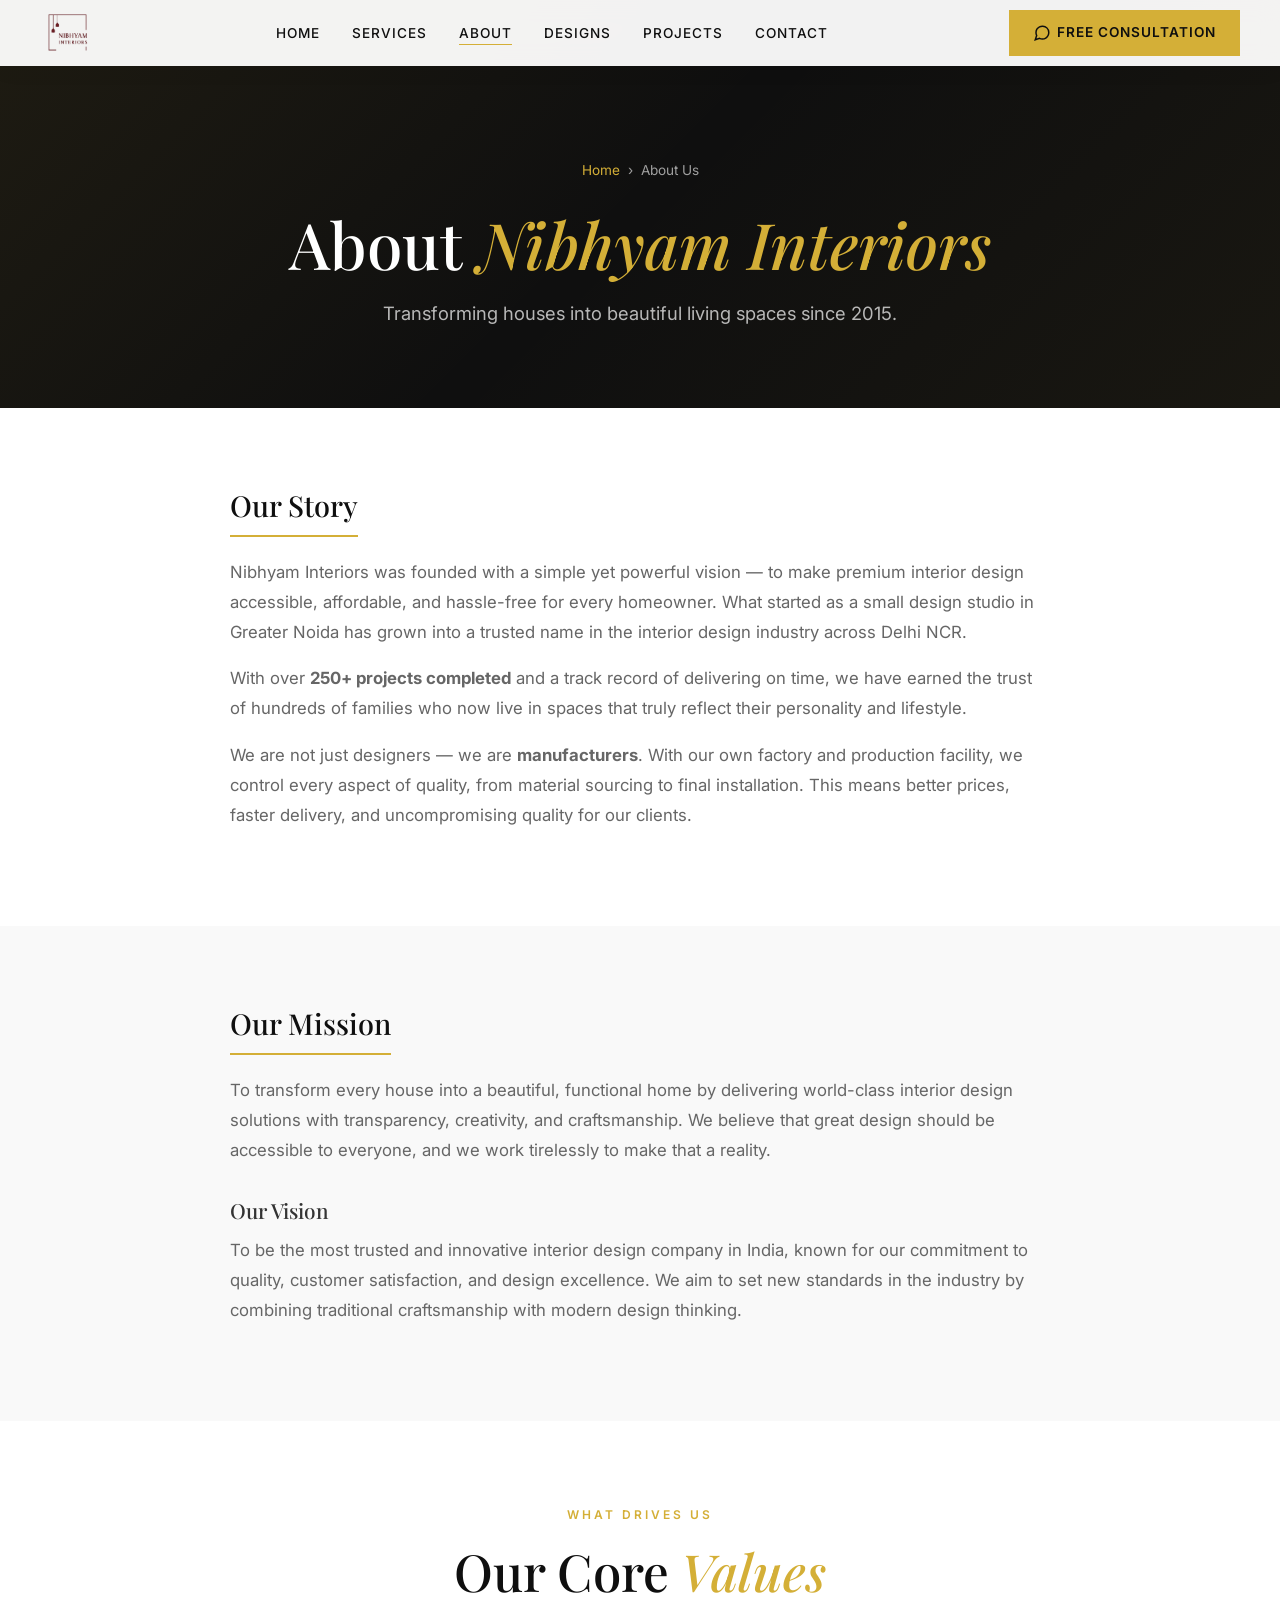
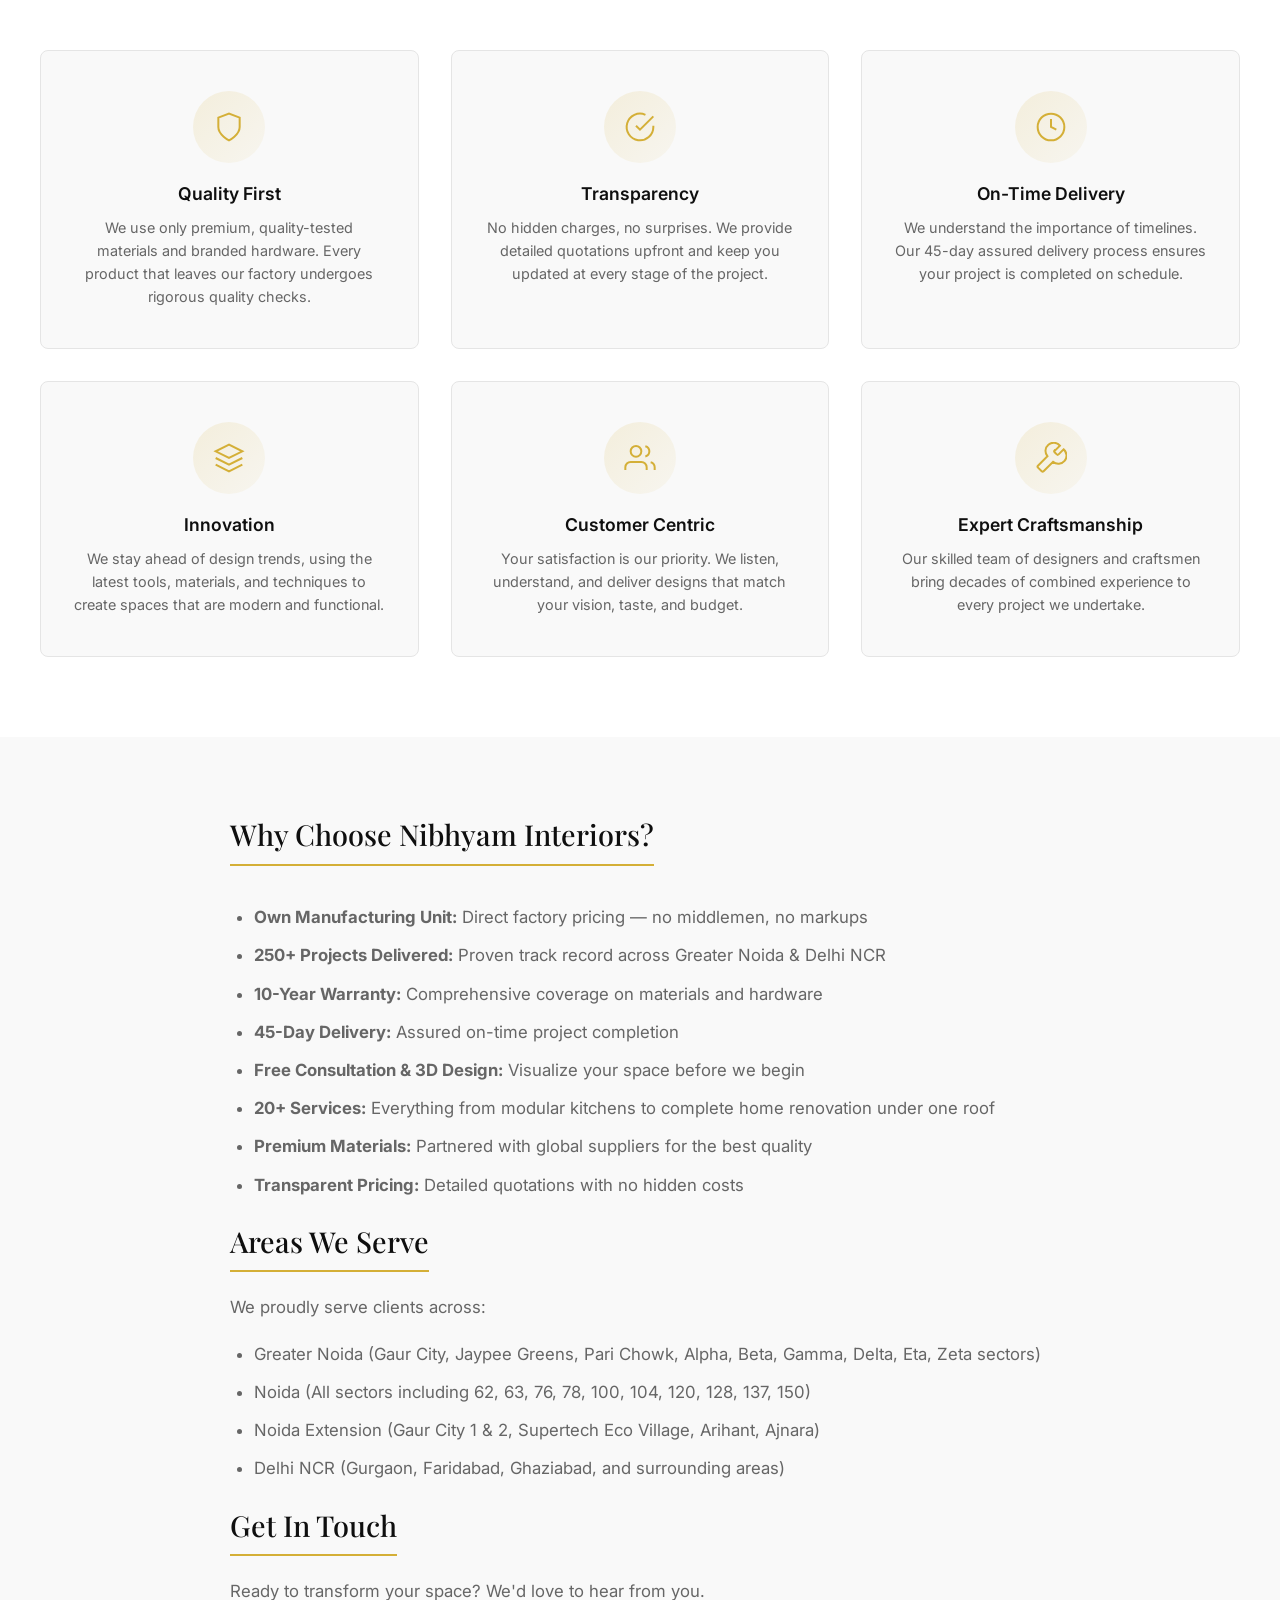
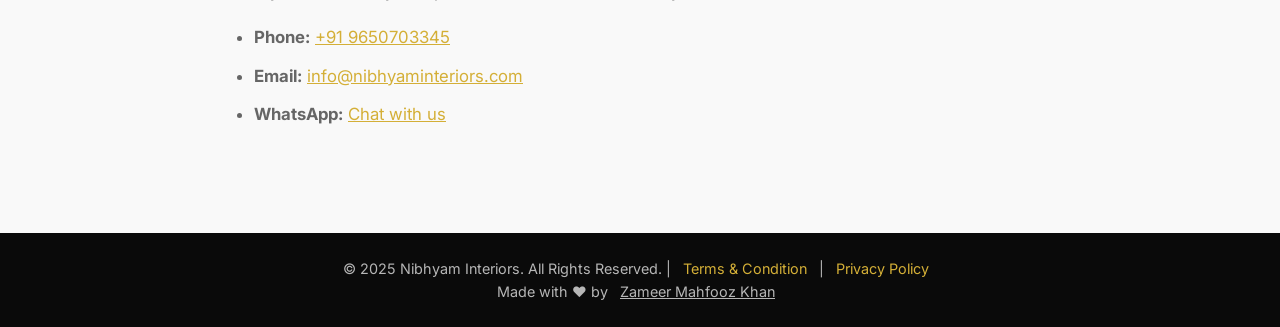
<file: about.html>
<!DOCTYPE html>
<html lang="en">
<head>
    <meta charset="UTF-8">
    <meta name="viewport" content="width=device-width, initial-scale=1.0">
    <meta name="description" content="About Nibhyam Interiors — Greater Noida's leading interior design studio with 8+ years of experience. Our expert team of designers & craftsmen has transformed 500+ homes across Delhi NCR. Discover our story, values & commitment to premium quality interiors.">
    <meta name="keywords" content="about Nibhyam Interiors, interior design company Greater Noida, best interior designers Delhi NCR, home interior experts, experienced interior designers Noida">
    <meta name="robots" content="index, follow">
    <meta property="og:title" content="About Us | Nibhyam Interiors — Greater Noida's Trusted Interior Design Studio">
    <meta property="og:description" content="8+ years of expertise. 500+ homes transformed. Meet the team behind Greater Noida's most trusted interior design studio.">
    <meta property="og:type" content="website">
    <meta property="og:url" content="https://nibhyaminteriors.in/about.html">
    <meta property="og:image" content="images/logo.png">
    <title>About Us | Nibhyam Interiors — Premium Interior Design Studio in Greater Noida</title>
    <link rel="icon" type="image/png" href="images/logo.png">
    <link rel="preconnect" href="https://fonts.googleapis.com">
    <link rel="preconnect" href="https://fonts.gstatic.com" crossorigin>
    <link href="https://fonts.googleapis.com/css2?family=Playfair+Display:ital,wght@0,400;0,500;0,600;0,700;1,400;1,500&family=Inter:wght@300;400;500;600;700&display=swap" rel="stylesheet">
    <link rel="stylesheet" href="styles.css">
</head>
<body>

    <!-- NAVBAR -->
    <nav id="navbar" class="navbar scrolled">
        <div class="nav-container">
            <a href="index.html" class="nav-logo">
                <img src="images/logo.png" alt="Nibhyam Interiors Logo" class="nav-logo-img">
            </a>
            <ul class="nav-links" id="navLinks">
                <li><a href="index.html" class="nav-link">Home</a></li>
                <li><a href="index.html#services" class="nav-link">Services</a></li>
                <li><a href="about.html" class="nav-link active">About</a></li>
                <li><a href="index.html#designs" class="nav-link">Designs</a></li>
                <li><a href="index.html#projects" class="nav-link">Projects</a></li>
                <li><a href="contact.html" class="nav-link">Contact</a></li>
            </ul>
            <a href="index.html#getfreequotation" class="nav-cta">
                <svg width="18" height="18" viewBox="0 0 24 24" fill="none" stroke="currentColor" stroke-width="2" style="vertical-align: middle; margin-right: 6px;"><path d="M21 11.5a8.38 8.38 0 0 1-.9 3.8 8.5 8.5 0 0 1-7.6 4.7 8.38 8.38 0 0 1-3.8-.9L3 21l1.9-5.7a8.38 8.38 0 0 1-.9-3.8 8.5 8.5 0 0 1 4.7-7.6 8.38 8.38 0 0 1 3.8-.9h.5a8.48 8.48 0 0 1 8 8v.5z"/></svg>Free Consultation
            </a>
            <button class="nav-toggle" id="navToggle" aria-label="Toggle menu"><span></span><span></span><span></span></button>
        </div>
    </nav>

    <!-- PAGE HERO -->
    <section class="legal-page-hero">
        <div class="container">
            <div class="breadcrumb">
                <a href="index.html">Home</a>
                <span>›</span>
                <span>About Us</span>
            </div>
            <h1>About <span class="text-gold">Nibhyam Interiors</span></h1>
            <p>Transforming houses into beautiful living spaces since 2015.</p>
        </div>
    </section>

    <!-- OUR STORY -->
    <section class="legal-content-section">
        <div class="legal-container">
            <h2>Our Story</h2>
            <p>Nibhyam Interiors was founded with a simple yet powerful vision — to make premium interior design accessible, affordable, and hassle-free for every homeowner. What started as a small design studio in Greater Noida has grown into a trusted name in the interior design industry across Delhi NCR.</p>
            <p>With over <strong>250+ projects completed</strong> and a track record of delivering on time, we have earned the trust of hundreds of families who now live in spaces that truly reflect their personality and lifestyle.</p>
            <p>We are not just designers — we are <strong>manufacturers</strong>. With our own factory and production facility, we control every aspect of quality, from material sourcing to final installation. This means better prices, faster delivery, and uncompromising quality for our clients.</p>
        </div>
    </section>

    <!-- MISSION & VISION -->
    <section class="legal-content-section alt-bg">
        <div class="legal-container">
            <h2>Our Mission</h2>
            <p>To transform every house into a beautiful, functional home by delivering world-class interior design solutions with transparency, creativity, and craftsmanship. We believe that great design should be accessible to everyone, and we work tirelessly to make that a reality.</p>

            <h3>Our Vision</h3>
            <p>To be the most trusted and innovative interior design company in India, known for our commitment to quality, customer satisfaction, and design excellence. We aim to set new standards in the industry by combining traditional craftsmanship with modern design thinking.</p>
        </div>
    </section>

    <!-- OUR VALUES -->
    <section class="legal-content-section">
        <div class="container">
            <div class="section-header" style="margin-bottom: 20px;">
                <span class="section-tag">What Drives Us</span>
                <h2 class="section-title">Our Core <span class="text-gold">Values</span></h2>
            </div>
            <div class="about-page-values">
                <div class="value-card">
                    <div class="value-icon">
                        <svg width="32" height="32" viewBox="0 0 24 24" fill="none" stroke="currentColor" stroke-width="1.5"><path d="M12 22s8-4 8-10V5l-8-3-8 3v7c0 6 8 10 8 10z"/></svg>
                    </div>
                    <h4>Quality First</h4>
                    <p>We use only premium, quality-tested materials and branded hardware. Every product that leaves our factory undergoes rigorous quality checks.</p>
                </div>
                <div class="value-card">
                    <div class="value-icon">
                        <svg width="32" height="32" viewBox="0 0 24 24" fill="none" stroke="currentColor" stroke-width="1.5"><path d="M22 11.08V12a10 10 0 11-5.93-9.14M22 4L12 14.01l-3-3"/></svg>
                    </div>
                    <h4>Transparency</h4>
                    <p>No hidden charges, no surprises. We provide detailed quotations upfront and keep you updated at every stage of the project.</p>
                </div>
                <div class="value-card">
                    <div class="value-icon">
                        <svg width="32" height="32" viewBox="0 0 24 24" fill="none" stroke="currentColor" stroke-width="1.5"><circle cx="12" cy="12" r="10"/><polyline points="12 6 12 12 16 14"/></svg>
                    </div>
                    <h4>On-Time Delivery</h4>
                    <p>We understand the importance of timelines. Our 45-day assured delivery process ensures your project is completed on schedule.</p>
                </div>
                <div class="value-card">
                    <div class="value-icon">
                        <svg width="32" height="32" viewBox="0 0 24 24" fill="none" stroke="currentColor" stroke-width="1.5"><path d="M12 2L2 7l10 5 10-5-10-5zM2 17l10 5 10-5M2 12l10 5 10-5"/></svg>
                    </div>
                    <h4>Innovation</h4>
                    <p>We stay ahead of design trends, using the latest tools, materials, and techniques to create spaces that are modern and functional.</p>
                </div>
                <div class="value-card">
                    <div class="value-icon">
                        <svg width="32" height="32" viewBox="0 0 24 24" fill="none" stroke="currentColor" stroke-width="1.5"><path d="M17 21v-2a4 4 0 00-4-4H5a4 4 0 00-4 4v2"/><circle cx="9" cy="7" r="4"/><path d="M23 21v-2a4 4 0 00-3-3.87"/><path d="M16 3.13a4 4 0 010 7.75"/></svg>
                    </div>
                    <h4>Customer Centric</h4>
                    <p>Your satisfaction is our priority. We listen, understand, and deliver designs that match your vision, taste, and budget.</p>
                </div>
                <div class="value-card">
                    <div class="value-icon">
                        <svg width="32" height="32" viewBox="0 0 24 24" fill="none" stroke="currentColor" stroke-width="1.5"><path d="M14.7 6.3a1 1 0 000 1.4l1.6 1.6a1 1 0 001.4 0l3.77-3.77a6 6 0 01-7.94 9.36l-7.1 7.1a1 1 0 01-1.4 0l-2.8-2.8a1 1 0 010-1.4l7.1-7.1a6 6 0 019.36-7.94l-3.77 3.77z"/></svg>
                    </div>
                    <h4>Expert Craftsmanship</h4>
                    <p>Our skilled team of designers and craftsmen bring decades of combined experience to every project we undertake.</p>
                </div>
            </div>
        </div>
    </section>

    <!-- WHY CHOOSE US -->
    <section class="legal-content-section alt-bg">
        <div class="legal-container">
            <h2>Why Choose Nibhyam Interiors?</h2>
            <ul>
                <li><strong>Own Manufacturing Unit:</strong> Direct factory pricing — no middlemen, no markups</li>
                <li><strong>250+ Projects Delivered:</strong> Proven track record across Greater Noida & Delhi NCR</li>
                <li><strong>10-Year Warranty:</strong> Comprehensive coverage on materials and hardware</li>
                <li><strong>45-Day Delivery:</strong> Assured on-time project completion</li>
                <li><strong>Free Consultation & 3D Design:</strong> Visualize your space before we begin</li>
                <li><strong>20+ Services:</strong> Everything from modular kitchens to complete home renovation under one roof</li>
                <li><strong>Premium Materials:</strong> Partnered with global suppliers for the best quality</li>
                <li><strong>Transparent Pricing:</strong> Detailed quotations with no hidden costs</li>
            </ul>

            <h2>Areas We Serve</h2>
            <p>We proudly serve clients across:</p>
            <ul>
                <li>Greater Noida (Gaur City, Jaypee Greens, Pari Chowk, Alpha, Beta, Gamma, Delta, Eta, Zeta sectors)</li>
                <li>Noida (All sectors including 62, 63, 76, 78, 100, 104, 120, 128, 137, 150)</li>
                <li>Noida Extension (Gaur City 1 & 2, Supertech Eco Village, Arihant, Ajnara)</li>
                <li>Delhi NCR (Gurgaon, Faridabad, Ghaziabad, and surrounding areas)</li>
            </ul>

            <h2>Get In Touch</h2>
            <p>Ready to transform your space? We'd love to hear from you.</p>
            <ul>
                <li><strong>Phone:</strong> <a href="tel:+919650703345">+91 9650703345</a></li>
                <li><strong>Email:</strong> <a href="mailto:info@nibhyaminteriors.com">info@nibhyaminteriors.com</a></li>
                <li><strong>WhatsApp:</strong> <a href="https://wa.me/919650703345" target="_blank" rel="noopener">Chat with us</a></li>
            </ul>
        </div>
    </section>

    <!-- FOOTER -->
    <footer class="footer">
        <div class="footer-bottom"><div class="container"><p>&copy; 2025 Nibhyam Interiors. All Rights Reserved. | <a href="terms.html">Terms & Condition</a> | <a href="privacy.html">Privacy Policy</a><br>Made with ❤️ by <a href="https://zameerkhan.online" target="_blank" style="color: inherit; text-decoration: underline;">Zameer Mahfooz Khan</a></p></div></div>
    </footer>

    <script>
        const navToggle = document.getElementById('navToggle');
        const navLinks = document.getElementById('navLinks');
        if (navToggle && navLinks) {
            navToggle.addEventListener('click', () => {
                navToggle.classList.toggle('active');
                navLinks.classList.toggle('active');
            });
            document.querySelectorAll('.nav-link').forEach(link => {
                link.addEventListener('click', () => {
                    navToggle.classList.remove('active');
                    navLinks.classList.remove('active');
                });
            });
        }
    </script>
</body>
</html>
</file>
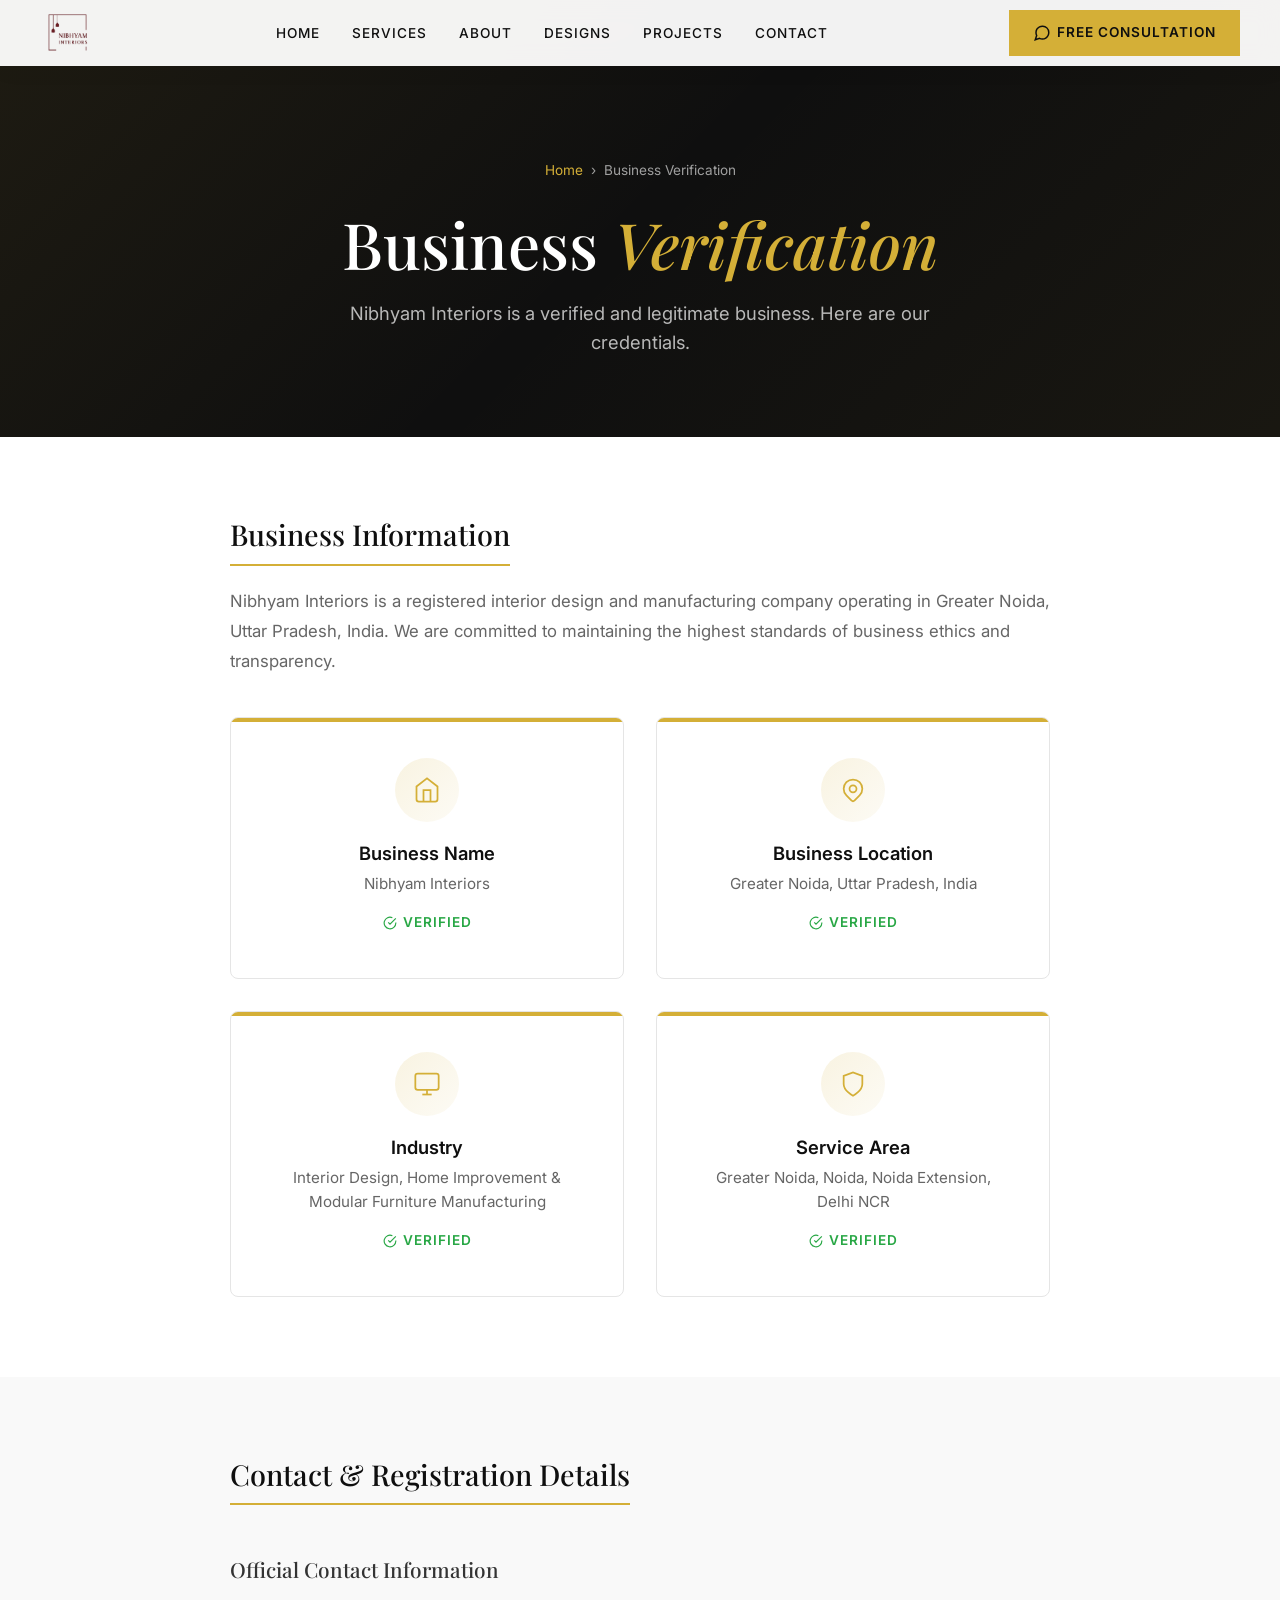
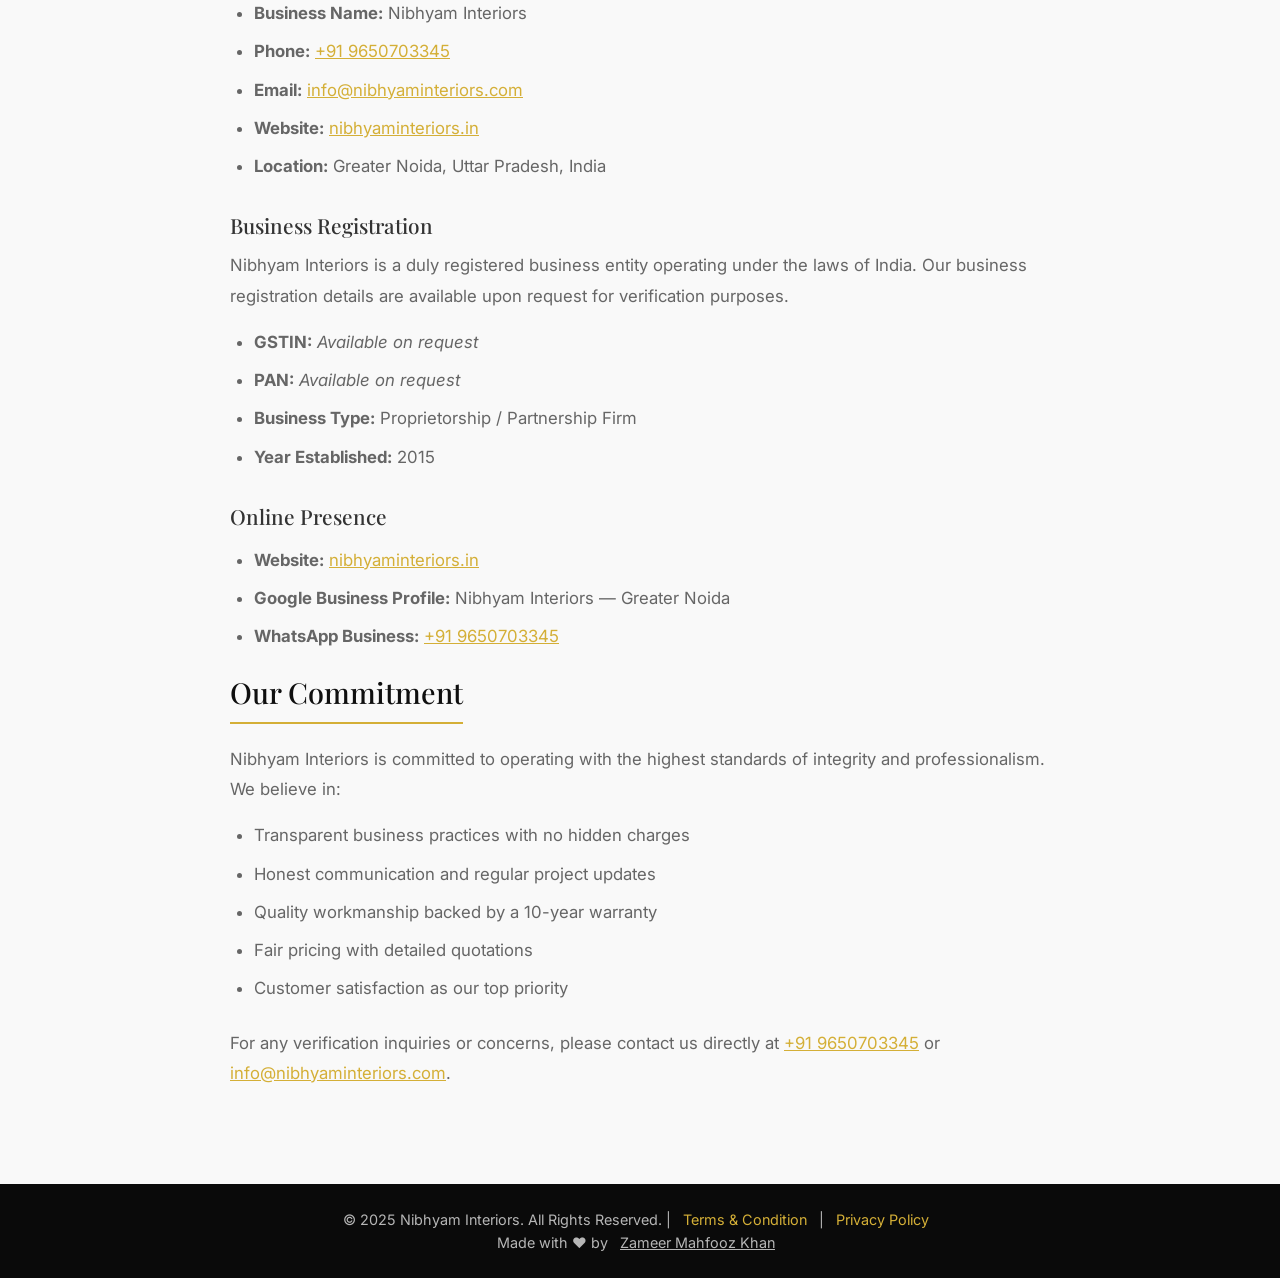
<file: business-verification.html>
<!DOCTYPE html>
<html lang="en">
<head>
    <meta charset="UTF-8">
    <meta name="viewport" content="width=device-width, initial-scale=1.0">
    <meta name="description" content="Nibhyam Interiors Business Verification — Verified & registered interior design company in Greater Noida, UP. GSTIN registered, Google verified business with 500+ completed projects. Check our credentials, certifications & online presence.">
    <meta name="robots" content="index, follow">
    <meta property="og:title" content="Business Verification | Nibhyam Interiors — Trusted & Verified">
    <meta property="og:description" content="Nibhyam Interiors is a verified, GSTIN-registered interior design company in Greater Noida. Check our business credentials and certifications.">
    <meta property="og:type" content="website">
    <meta property="og:url" content="https://nibhyaminteriors.in/business-verification.html">
    <meta property="og:image" content="images/logo.png">
    <title>Business Verification | Nibhyam Interiors — Verified Interior Design Company</title>
    <link rel="icon" type="image/png" href="images/logo.png">
    <link rel="preconnect" href="https://fonts.googleapis.com">
    <link rel="preconnect" href="https://fonts.gstatic.com" crossorigin>
    <link href="https://fonts.googleapis.com/css2?family=Playfair+Display:ital,wght@0,400;0,500;0,600;0,700;1,400;1,500&family=Inter:wght@300;400;500;600;700&display=swap" rel="stylesheet">
    <link rel="stylesheet" href="styles.css">
</head>
<body>

    <!-- NAVBAR -->
    <nav id="navbar" class="navbar scrolled">
        <div class="nav-container">
            <a href="index.html" class="nav-logo">
                <img src="images/logo.png" alt="Nibhyam Interiors Logo" class="nav-logo-img">
            </a>
            <ul class="nav-links" id="navLinks">
                <li><a href="index.html" class="nav-link">Home</a></li>
                <li><a href="index.html#services" class="nav-link">Services</a></li>
                <li><a href="about.html" class="nav-link">About</a></li>
                <li><a href="index.html#designs" class="nav-link">Designs</a></li>
                <li><a href="index.html#projects" class="nav-link">Projects</a></li>
                <li><a href="contact.html" class="nav-link">Contact</a></li>
            </ul>
            <a href="index.html#getfreequotation" class="nav-cta">
                <svg width="18" height="18" viewBox="0 0 24 24" fill="none" stroke="currentColor" stroke-width="2" style="vertical-align: middle; margin-right: 6px;"><path d="M21 11.5a8.38 8.38 0 0 1-.9 3.8 8.5 8.5 0 0 1-7.6 4.7 8.38 8.38 0 0 1-3.8-.9L3 21l1.9-5.7a8.38 8.38 0 0 1-.9-3.8 8.5 8.5 0 0 1 4.7-7.6 8.38 8.38 0 0 1 3.8-.9h.5a8.48 8.48 0 0 1 8 8v.5z"/></svg>Free Consultation
            </a>
            <button class="nav-toggle" id="navToggle" aria-label="Toggle menu"><span></span><span></span><span></span></button>
        </div>
    </nav>

    <!-- PAGE HERO -->
    <section class="legal-page-hero">
        <div class="container">
            <div class="breadcrumb">
                <a href="index.html">Home</a>
                <span>›</span>
                <span>Business Verification</span>
            </div>
            <h1>Business <span class="text-gold">Verification</span></h1>
            <p>Nibhyam Interiors is a verified and legitimate business. Here are our credentials.</p>
        </div>
    </section>

    <!-- BUSINESS DETAILS -->
    <section class="legal-content-section">
        <div class="legal-container">
            <h2>Business Information</h2>
            <p>Nibhyam Interiors is a registered interior design and manufacturing company operating in Greater Noida, Uttar Pradesh, India. We are committed to maintaining the highest standards of business ethics and transparency.</p>

            <div class="verification-cards">
                <div class="verification-card">
                    <div class="verify-icon">
                        <svg width="28" height="28" viewBox="0 0 24 24" fill="none" stroke="currentColor" stroke-width="1.5"><path d="M3 9l9-7 9 7v11a2 2 0 01-2 2H5a2 2 0 01-2-2z"/><polyline points="9 22 9 12 15 12 15 22"/></svg>
                    </div>
                    <h4>Business Name</h4>
                    <p>Nibhyam Interiors</p>
                    <div class="verify-status">
                        <svg width="14" height="14" viewBox="0 0 24 24" fill="none" stroke="currentColor" stroke-width="2"><path d="M22 11.08V12a10 10 0 11-5.93-9.14M22 4L12 14.01l-3-3"/></svg>
                        Verified
                    </div>
                </div>

                <div class="verification-card">
                    <div class="verify-icon">
                        <svg width="28" height="28" viewBox="0 0 24 24" fill="none" stroke="currentColor" stroke-width="1.5"><path d="M17.657 16.657L13.414 20.9a2 2 0 01-2.827 0l-4.244-4.243a8 8 0 1111.314 0z"/><path d="M15 11a3 3 0 11-6 0 3 3 0 016 0z"/></svg>
                    </div>
                    <h4>Business Location</h4>
                    <p>Greater Noida, Uttar Pradesh, India</p>
                    <div class="verify-status">
                        <svg width="14" height="14" viewBox="0 0 24 24" fill="none" stroke="currentColor" stroke-width="2"><path d="M22 11.08V12a10 10 0 11-5.93-9.14M22 4L12 14.01l-3-3"/></svg>
                        Verified
                    </div>
                </div>

                <div class="verification-card">
                    <div class="verify-icon">
                        <svg width="28" height="28" viewBox="0 0 24 24" fill="none" stroke="currentColor" stroke-width="1.5"><rect x="2" y="3" width="20" height="14" rx="2" ry="2"/><line x1="8" y1="21" x2="16" y2="21"/><line x1="12" y1="17" x2="12" y2="21"/></svg>
                    </div>
                    <h4>Industry</h4>
                    <p>Interior Design, Home Improvement & Modular Furniture Manufacturing</p>
                    <div class="verify-status">
                        <svg width="14" height="14" viewBox="0 0 24 24" fill="none" stroke="currentColor" stroke-width="2"><path d="M22 11.08V12a10 10 0 11-5.93-9.14M22 4L12 14.01l-3-3"/></svg>
                        Verified
                    </div>
                </div>

                <div class="verification-card">
                    <div class="verify-icon">
                        <svg width="28" height="28" viewBox="0 0 24 24" fill="none" stroke="currentColor" stroke-width="1.5"><path d="M12 22s8-4 8-10V5l-8-3-8 3v7c0 6 8 10 8 10z"/></svg>
                    </div>
                    <h4>Service Area</h4>
                    <p>Greater Noida, Noida, Noida Extension, Delhi NCR</p>
                    <div class="verify-status">
                        <svg width="14" height="14" viewBox="0 0 24 24" fill="none" stroke="currentColor" stroke-width="2"><path d="M22 11.08V12a10 10 0 11-5.93-9.14M22 4L12 14.01l-3-3"/></svg>
                        Verified
                    </div>
                </div>
            </div>
        </div>
    </section>

    <!-- CONTACT & REGISTRATION -->
    <section class="legal-content-section alt-bg">
        <div class="legal-container">
            <h2>Contact & Registration Details</h2>
            
            <h3>Official Contact Information</h3>
            <ul>
                <li><strong>Business Name:</strong> Nibhyam Interiors</li>
                <li><strong>Phone:</strong> <a href="tel:+919650703345">+91 9650703345</a></li>
                <li><strong>Email:</strong> <a href="mailto:info@nibhyaminteriors.com">info@nibhyaminteriors.com</a></li>
                <li><strong>Website:</strong> <a href="https://nibhyaminteriors.in">nibhyaminteriors.in</a></li>
                <li><strong>Location:</strong> Greater Noida, Uttar Pradesh, India</li>
            </ul>

            <h3>Business Registration</h3>
            <p>Nibhyam Interiors is a duly registered business entity operating under the laws of India. Our business registration details are available upon request for verification purposes.</p>
            <!-- Add specific registration numbers here when available -->
            <ul>
                <li><strong>GSTIN:</strong> <em>Available on request</em></li>
                <li><strong>PAN:</strong> <em>Available on request</em></li>
                <li><strong>Business Type:</strong> Proprietorship / Partnership Firm</li>
                <li><strong>Year Established:</strong> 2015</li>
            </ul>

            <h3>Online Presence</h3>
            <ul>
                <li><strong>Website:</strong> <a href="https://nibhyaminteriors.in" target="_blank" rel="noopener">nibhyaminteriors.in</a></li>
                <li><strong>Google Business Profile:</strong> Nibhyam Interiors — Greater Noida</li>
                <li><strong>WhatsApp Business:</strong> <a href="https://wa.me/919650703345" target="_blank" rel="noopener">+91 9650703345</a></li>
            </ul>

            <h2>Our Commitment</h2>
            <p>Nibhyam Interiors is committed to operating with the highest standards of integrity and professionalism. We believe in:</p>
            <ul>
                <li>Transparent business practices with no hidden charges</li>
                <li>Honest communication and regular project updates</li>
                <li>Quality workmanship backed by a 10-year warranty</li>
                <li>Fair pricing with detailed quotations</li>
                <li>Customer satisfaction as our top priority</li>
            </ul>
            <p>For any verification inquiries or concerns, please contact us directly at <a href="tel:+919650703345">+91 9650703345</a> or <a href="mailto:info@nibhyaminteriors.com">info@nibhyaminteriors.com</a>.</p>
        </div>
    </section>

    <!-- FOOTER -->
    <footer class="footer">
        <div class="footer-bottom"><div class="container"><p>&copy; 2025 Nibhyam Interiors. All Rights Reserved. | <a href="terms.html">Terms & Condition</a> | <a href="privacy.html">Privacy Policy</a><br>Made with ❤️ by <a href="https://zameerkhan.online" target="_blank" style="color: inherit; text-decoration: underline;">Zameer Mahfooz Khan</a></p></div></div>
    </footer>

    <script>
        const navToggle = document.getElementById('navToggle');
        const navLinks = document.getElementById('navLinks');
        if (navToggle && navLinks) {
            navToggle.addEventListener('click', () => {
                navToggle.classList.toggle('active');
                navLinks.classList.toggle('active');
            });
            document.querySelectorAll('.nav-link').forEach(link => {
                link.addEventListener('click', () => {
                    navToggle.classList.remove('active');
                    navLinks.classList.remove('active');
                });
            });
        }
    </script>
</body>
</html>
</file>
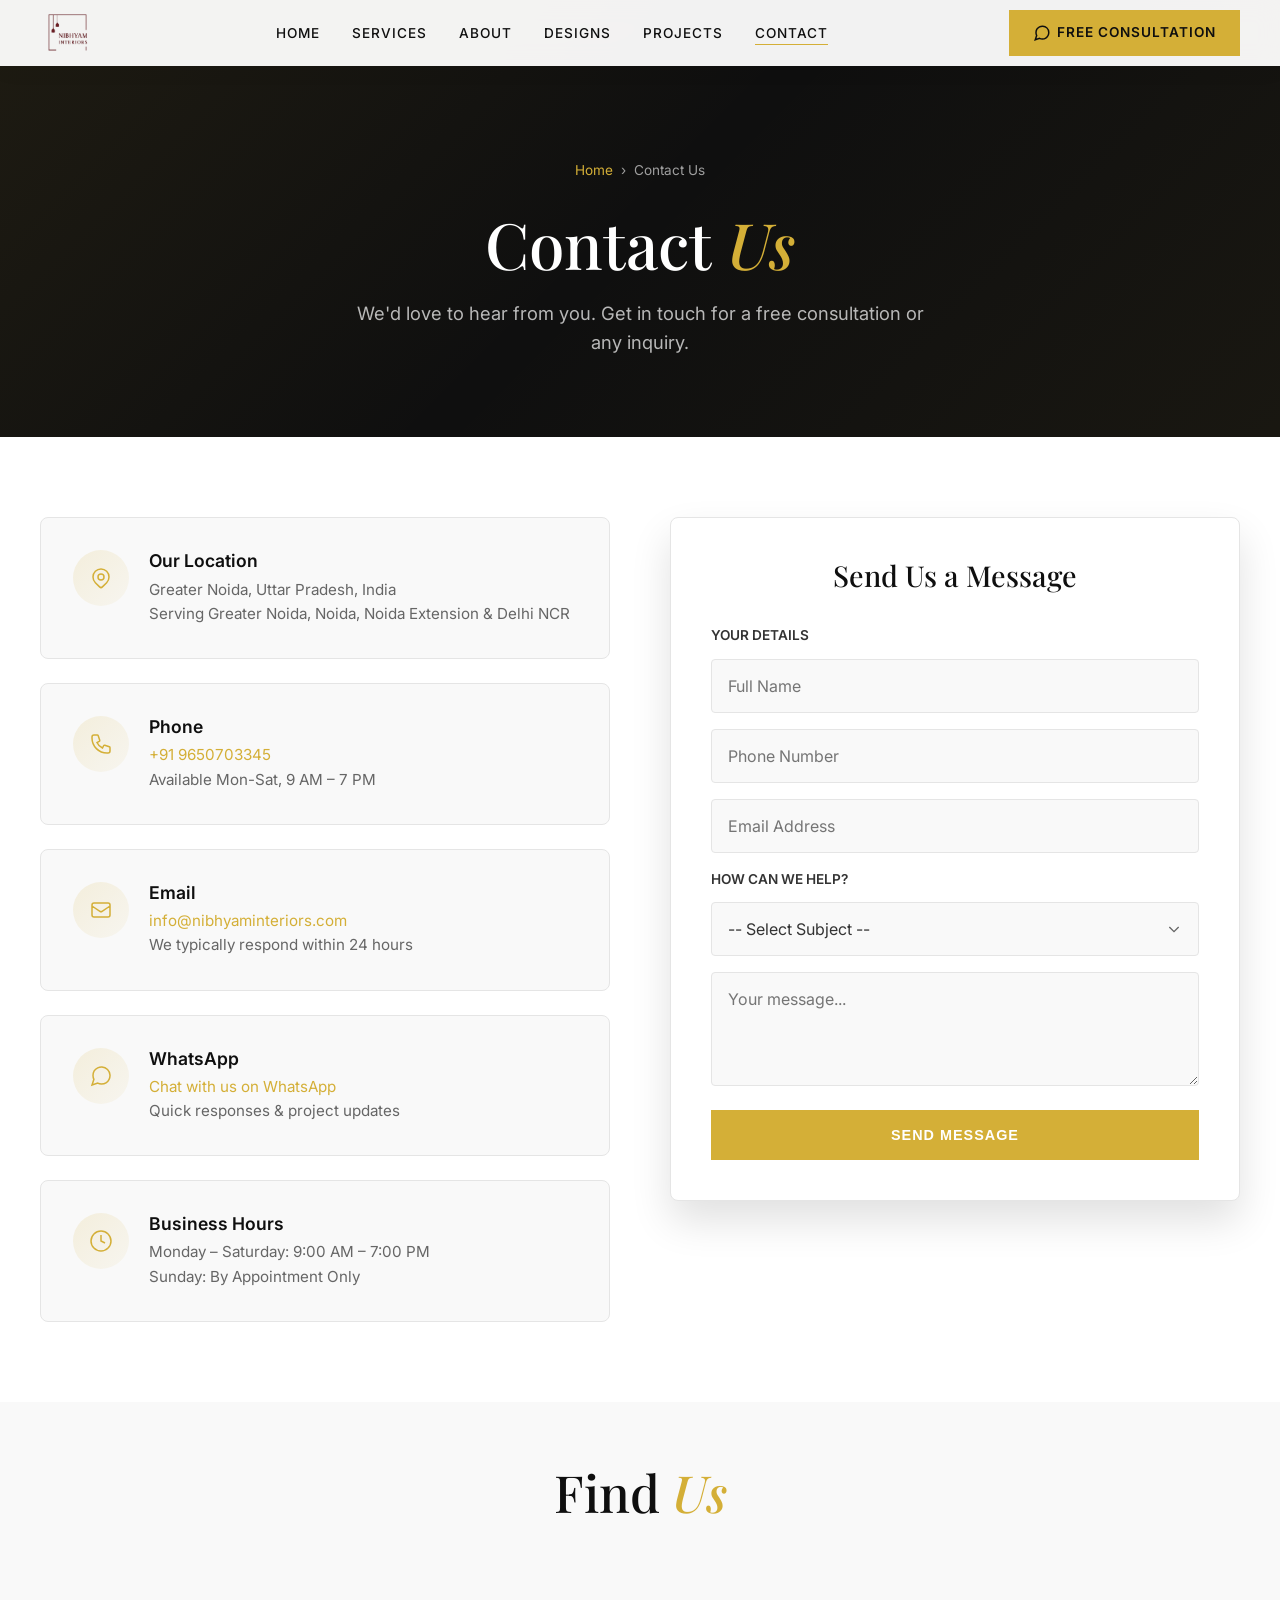
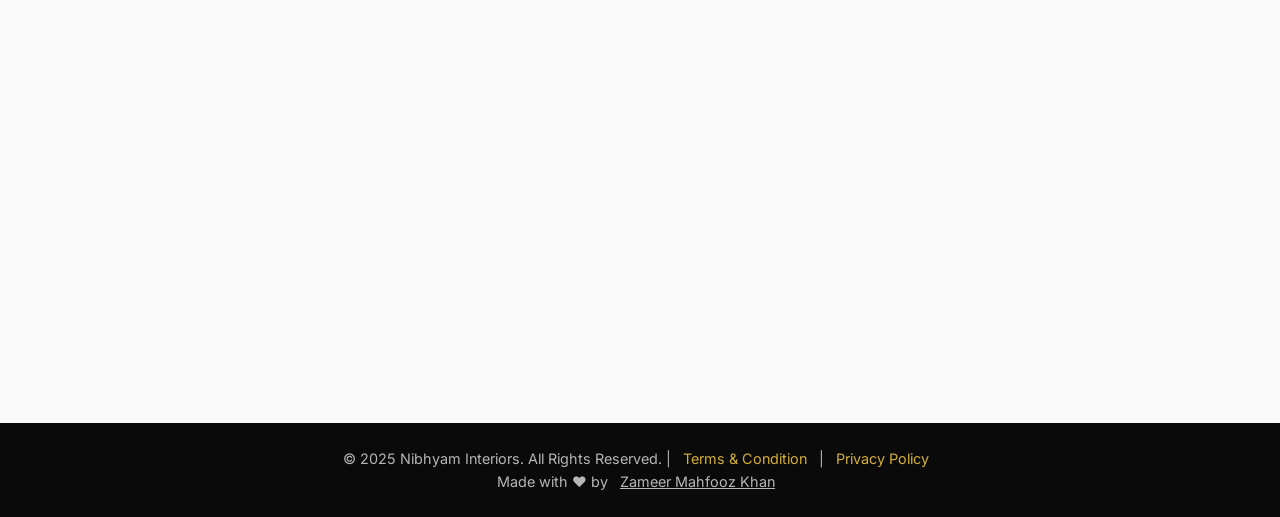
<file: contact.html>
<!DOCTYPE html>
<html lang="en">
<head>
    <meta charset="UTF-8">
    <meta name="viewport" content="width=device-width, initial-scale=1.0">
    <meta name="description" content="Contact Nibhyam Interiors for a free interior design consultation in Greater Noida & Delhi NCR. Visit our studio, call ☎ +91 9650703345, or WhatsApp us for modular kitchen, wardrobe & home interior quotations. We respond within 24 hours!">
    <meta name="keywords" content="contact Nibhyam Interiors, interior designer phone number Greater Noida, free interior design consultation, interior design quotation Delhi NCR, home interior inquiry">
    <meta name="robots" content="index, follow">
    <meta property="og:title" content="Contact Nibhyam Interiors — Free Interior Design Consultation">
    <meta property="og:description" content="Get in touch for a free consultation & quotation. Call +91 9650703345 or visit our Greater Noida studio. Expert interior design services for your dream home.">
    <meta property="og:type" content="website">
    <meta property="og:url" content="https://nibhyaminteriors.in/contact.html">
    <meta property="og:image" content="images/logo.png">
    <title>Contact Us | Nibhyam Interiors — Free Consultation ☎ +91 9650703345</title>
    <link rel="icon" type="image/png" href="images/logo.png">
    <link rel="preconnect" href="https://fonts.googleapis.com">
    <link rel="preconnect" href="https://fonts.gstatic.com" crossorigin>
    <link href="https://fonts.googleapis.com/css2?family=Playfair+Display:ital,wght@0,400;0,500;0,600;0,700;1,400;1,500&family=Inter:wght@300;400;500;600;700&display=swap" rel="stylesheet">
    <link rel="stylesheet" href="styles.css">
</head>
<body>

    <!-- NAVBAR -->
    <nav id="navbar" class="navbar scrolled">
        <div class="nav-container">
            <a href="index.html" class="nav-logo">
                <img src="images/logo.png" alt="Nibhyam Interiors Logo" class="nav-logo-img">
            </a>
            <ul class="nav-links" id="navLinks">
                <li><a href="index.html" class="nav-link">Home</a></li>
                <li><a href="index.html#services" class="nav-link">Services</a></li>
                <li><a href="about.html" class="nav-link">About</a></li>
                <li><a href="index.html#designs" class="nav-link">Designs</a></li>
                <li><a href="index.html#projects" class="nav-link">Projects</a></li>
                <li><a href="contact.html" class="nav-link active">Contact</a></li>
            </ul>
            <a href="index.html#getfreequotation" class="nav-cta">
                <svg width="18" height="18" viewBox="0 0 24 24" fill="none" stroke="currentColor" stroke-width="2" style="vertical-align: middle; margin-right: 6px;"><path d="M21 11.5a8.38 8.38 0 0 1-.9 3.8 8.5 8.5 0 0 1-7.6 4.7 8.38 8.38 0 0 1-3.8-.9L3 21l1.9-5.7a8.38 8.38 0 0 1-.9-3.8 8.5 8.5 0 0 1 4.7-7.6 8.38 8.38 0 0 1 3.8-.9h.5a8.48 8.48 0 0 1 8 8v.5z"/></svg>Free Consultation
            </a>
            <button class="nav-toggle" id="navToggle" aria-label="Toggle menu"><span></span><span></span><span></span></button>
        </div>
    </nav>

    <!-- PAGE HERO -->
    <section class="legal-page-hero">
        <div class="container">
            <div class="breadcrumb">
                <a href="index.html">Home</a>
                <span>›</span>
                <span>Contact Us</span>
            </div>
            <h1>Contact <span class="text-gold">Us</span></h1>
            <p>We'd love to hear from you. Get in touch for a free consultation or any inquiry.</p>
        </div>
    </section>

    <!-- CONTACT CONTENT -->
    <section class="legal-content-section">
        <div class="container">
            <div class="contact-grid">
                <!-- Contact Info -->
                <div class="contact-info-cards">
                    <div class="contact-info-card">
                        <div class="contact-icon">
                            <svg width="24" height="24" viewBox="0 0 24 24" fill="none" stroke="currentColor" stroke-width="1.5"><path d="M17.657 16.657L13.414 20.9a2 2 0 01-2.827 0l-4.244-4.243a8 8 0 1111.314 0z"/><path d="M15 11a3 3 0 11-6 0 3 3 0 016 0z"/></svg>
                        </div>
                        <div>
                            <h4>Our Location</h4>
                            <p>Greater Noida, Uttar Pradesh, India</p>
                            <p>Serving Greater Noida, Noida, Noida Extension & Delhi NCR</p>
                        </div>
                    </div>

                    <div class="contact-info-card">
                        <div class="contact-icon">
                            <svg width="24" height="24" viewBox="0 0 24 24" fill="none" stroke="currentColor" stroke-width="1.5"><path d="M3 5a2 2 0 012-2h3.28a1 1 0 01.948.684l1.498 4.493a1 1 0 01-.502 1.21l-2.257 1.13a11.042 11.042 0 005.516 5.516l1.13-2.257a1 1 0 011.21-.502l4.493 1.498a1 1 0 01.684.949V19a2 2 0 01-2 2h-1C9.716 21 3 14.284 3 6V5z"/></svg>
                        </div>
                        <div>
                            <h4>Phone</h4>
                            <p><a href="tel:+919650703345">+91 9650703345</a></p>
                            <p>Available Mon-Sat, 9 AM – 7 PM</p>
                        </div>
                    </div>

                    <div class="contact-info-card">
                        <div class="contact-icon">
                            <svg width="24" height="24" viewBox="0 0 24 24" fill="none" stroke="currentColor" stroke-width="1.5"><path d="M3 8l7.89 5.26a2 2 0 002.22 0L21 8M5 19h14a2 2 0 002-2V7a2 2 0 00-2-2H5a2 2 0 00-2 2v10a2 2 0 002 2z"/></svg>
                        </div>
                        <div>
                            <h4>Email</h4>
                            <p><a href="mailto:info@nibhyaminteriors.com">info@nibhyaminteriors.com</a></p>
                            <p>We typically respond within 24 hours</p>
                        </div>
                    </div>

                    <div class="contact-info-card">
                        <div class="contact-icon">
                            <svg width="24" height="24" viewBox="0 0 24 24" fill="none" stroke="currentColor" stroke-width="1.5"><path d="M21 11.5a8.38 8.38 0 0 1-.9 3.8 8.5 8.5 0 0 1-7.6 4.7 8.38 8.38 0 0 1-3.8-.9L3 21l1.9-5.7a8.38 8.38 0 0 1-.9-3.8 8.5 8.5 0 0 1 4.7-7.6 8.38 8.38 0 0 1 3.8-.9h.5a8.48 8.48 0 0 1 8 8v.5z"/></svg>
                        </div>
                        <div>
                            <h4>WhatsApp</h4>
                            <p><a href="https://wa.me/919650703345?text=Hi%20Nibhyam%20Interiors%2C%20I'm%20interested%20in%20interior%20design%20services." target="_blank" rel="noopener">Chat with us on WhatsApp</a></p>
                            <p>Quick responses & project updates</p>
                        </div>
                    </div>

                    <div class="contact-info-card">
                        <div class="contact-icon">
                            <svg width="24" height="24" viewBox="0 0 24 24" fill="none" stroke="currentColor" stroke-width="1.5"><circle cx="12" cy="12" r="10"/><polyline points="12 6 12 12 16 14"/></svg>
                        </div>
                        <div>
                            <h4>Business Hours</h4>
                            <p>Monday – Saturday: 9:00 AM – 7:00 PM</p>
                            <p>Sunday: By Appointment Only</p>
                        </div>
                    </div>
                </div>

                <!-- Contact Form -->
                <div class="factory-form-wrap">
                    <form class="bhk-form" id="contactForm">
                        <h3>Send Us a Message</h3>
                        <div class="form-label">Your Details</div>
                        <input type="text" name="name" placeholder="Full Name" required class="form-input">
                        <input type="tel" name="phone" placeholder="Phone Number" required class="form-input">
                        <input type="email" name="email" placeholder="Email Address" class="form-input">
                        <div class="form-label">How Can We Help?</div>
                        <select name="subject" required class="form-input form-select">
                            <option value="" disabled selected>-- Select Subject --</option>
                            <option value="Free Consultation">Free Consultation</option>
                            <option value="Get Quotation">Get Quotation</option>
                            <option value="Project Inquiry">Project Inquiry</option>
                            <option value="Service Inquiry">Service Inquiry</option>
                            <option value="Feedback">Feedback</option>
                            <option value="Other">Other</option>
                        </select>
                        <textarea name="message" placeholder="Your message..." class="form-input form-textarea" rows="4"></textarea>
                        <button type="submit" class="btn btn-primary btn-full"><span>Send Message</span></button>
                    </form>
                </div>
            </div>
        </div>
    </section>

    <!-- MAP SECTION -->
    <section class="legal-content-section alt-bg" style="padding: 60px 0;">
        <div class="container">
            <div class="section-header" style="margin-bottom: 32px;">
                <h2 class="section-title">Find <span class="text-gold">Us</span></h2>
            </div>
            <iframe src="https://www.google.com/maps/embed?pb=!1m18!1m12!1m3!1d112173.07726949648!2d77.39876055!3d28.47447395!2m3!1f0!2f0!3f0!3m2!1i1024!2i768!4f13.1!3m3!1m2!1s0x390cc1e35f8023fd%3A0x9be5460d82e9e764!2sGreater%20Noida%2C%20Uttar%20Pradesh!5e0!3m2!1sen!2sin!4v1700000000000!5m2!1sen!2sin" width="100%" height="400" style="border:0;border-radius:12px" allowfullscreen loading="lazy" title="Nibhyam Interiors Location"></iframe>
        </div>
    </section>

    <!-- FOOTER -->
    <footer class="footer">
        <div class="footer-bottom"><div class="container"><p>&copy; 2025 Nibhyam Interiors. All Rights Reserved. | <a href="terms.html">Terms & Condition</a> | <a href="privacy.html">Privacy Policy</a><br>Made with ❤️ by <a href="https://zameerkhan.online" target="_blank" style="color: inherit; text-decoration: underline;">Zameer Mahfooz Khan</a></p></div></div>
    </footer>

    <script>
        const navToggle = document.getElementById('navToggle');
        const navLinks = document.getElementById('navLinks');
        if (navToggle && navLinks) {
            navToggle.addEventListener('click', () => {
                navToggle.classList.toggle('active');
                navLinks.classList.toggle('active');
            });
            document.querySelectorAll('.nav-link').forEach(link => {
                link.addEventListener('click', () => {
                    navToggle.classList.remove('active');
                    navLinks.classList.remove('active');
                });
            });
        }
    </script>
</body>
</html>
</file>
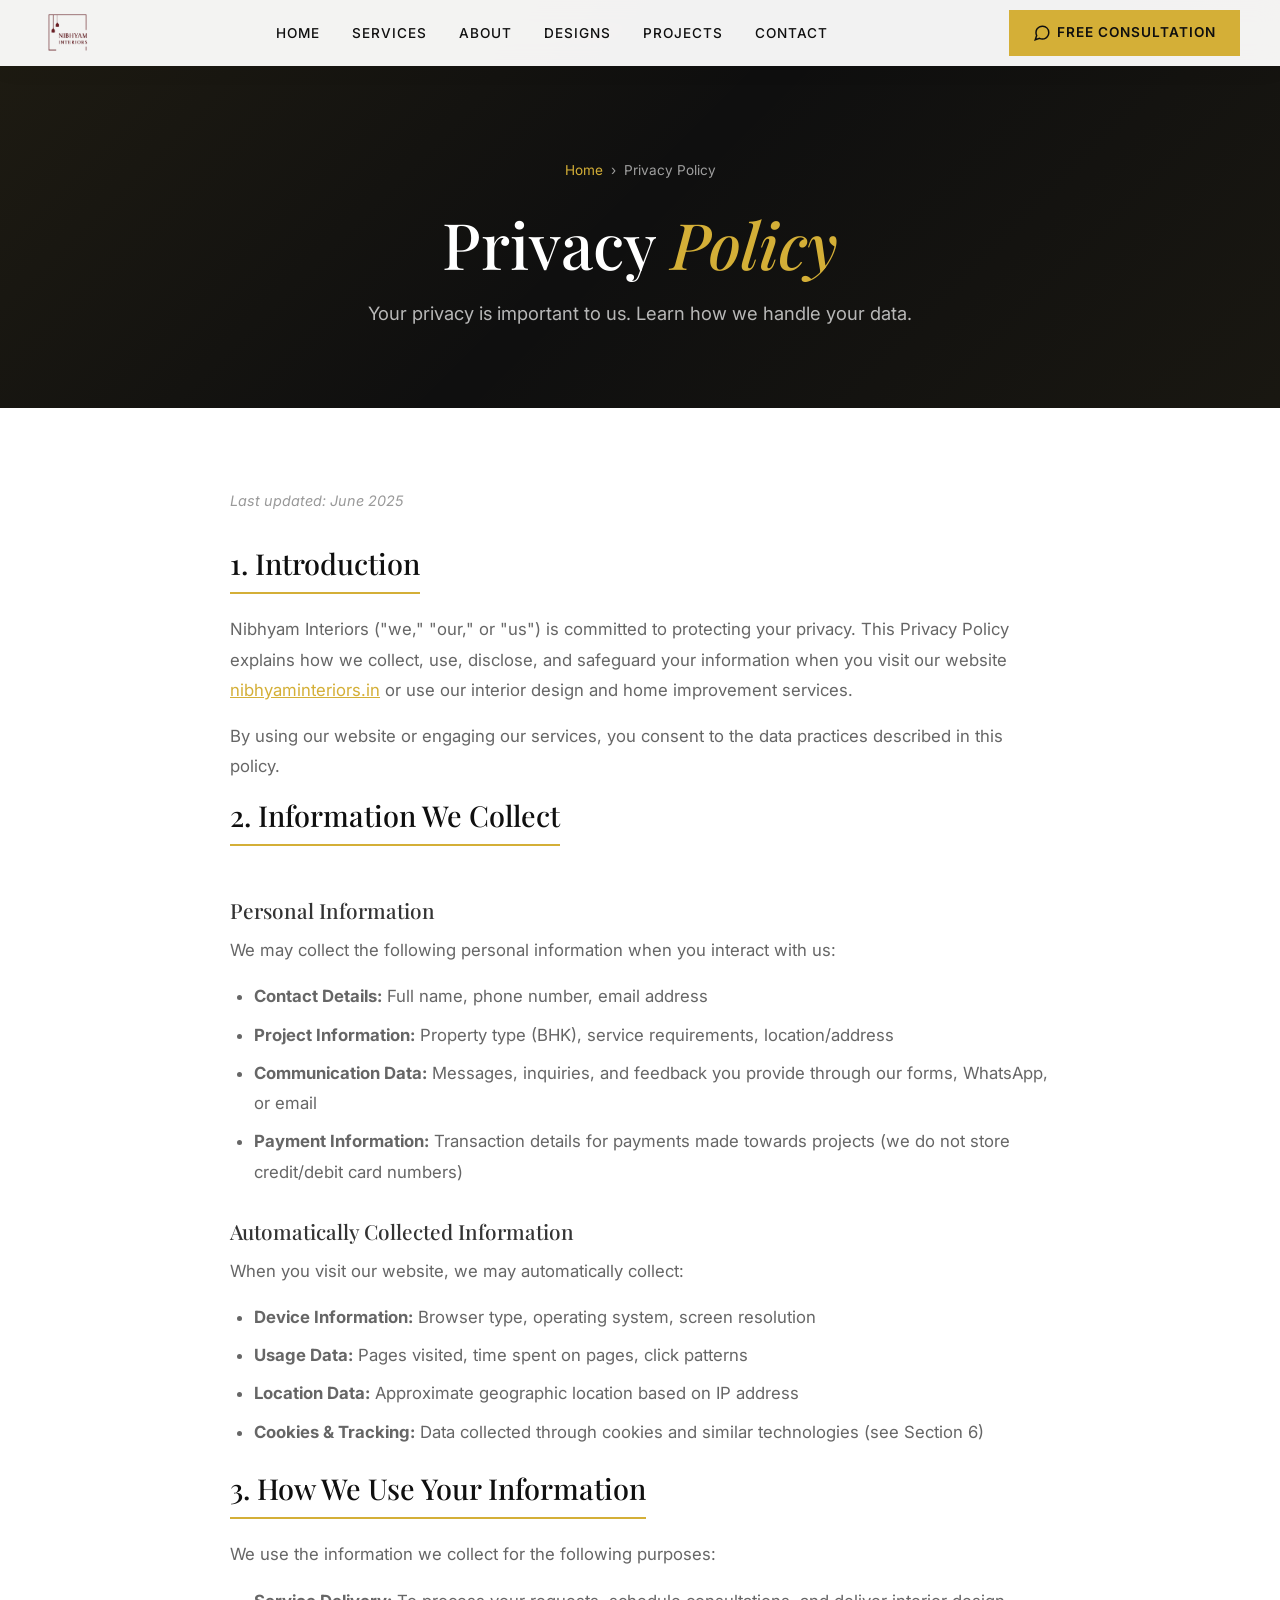
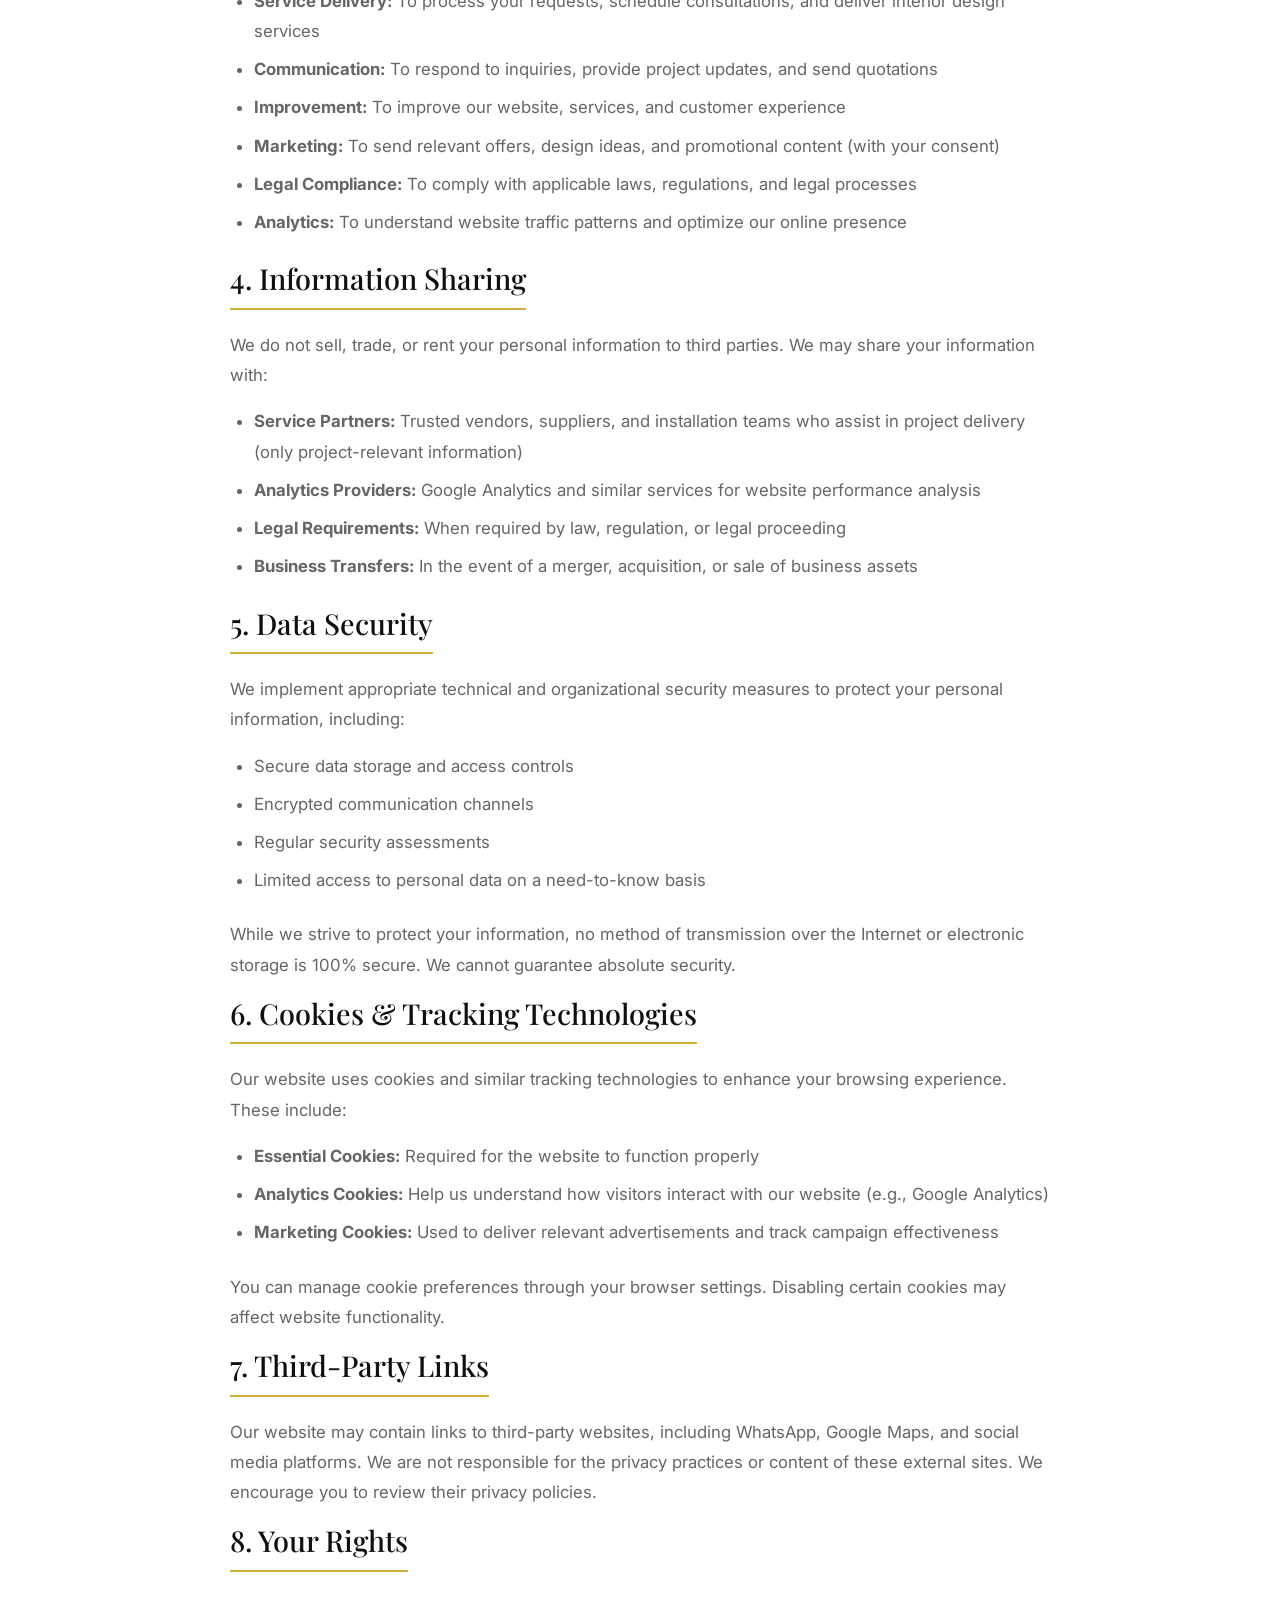
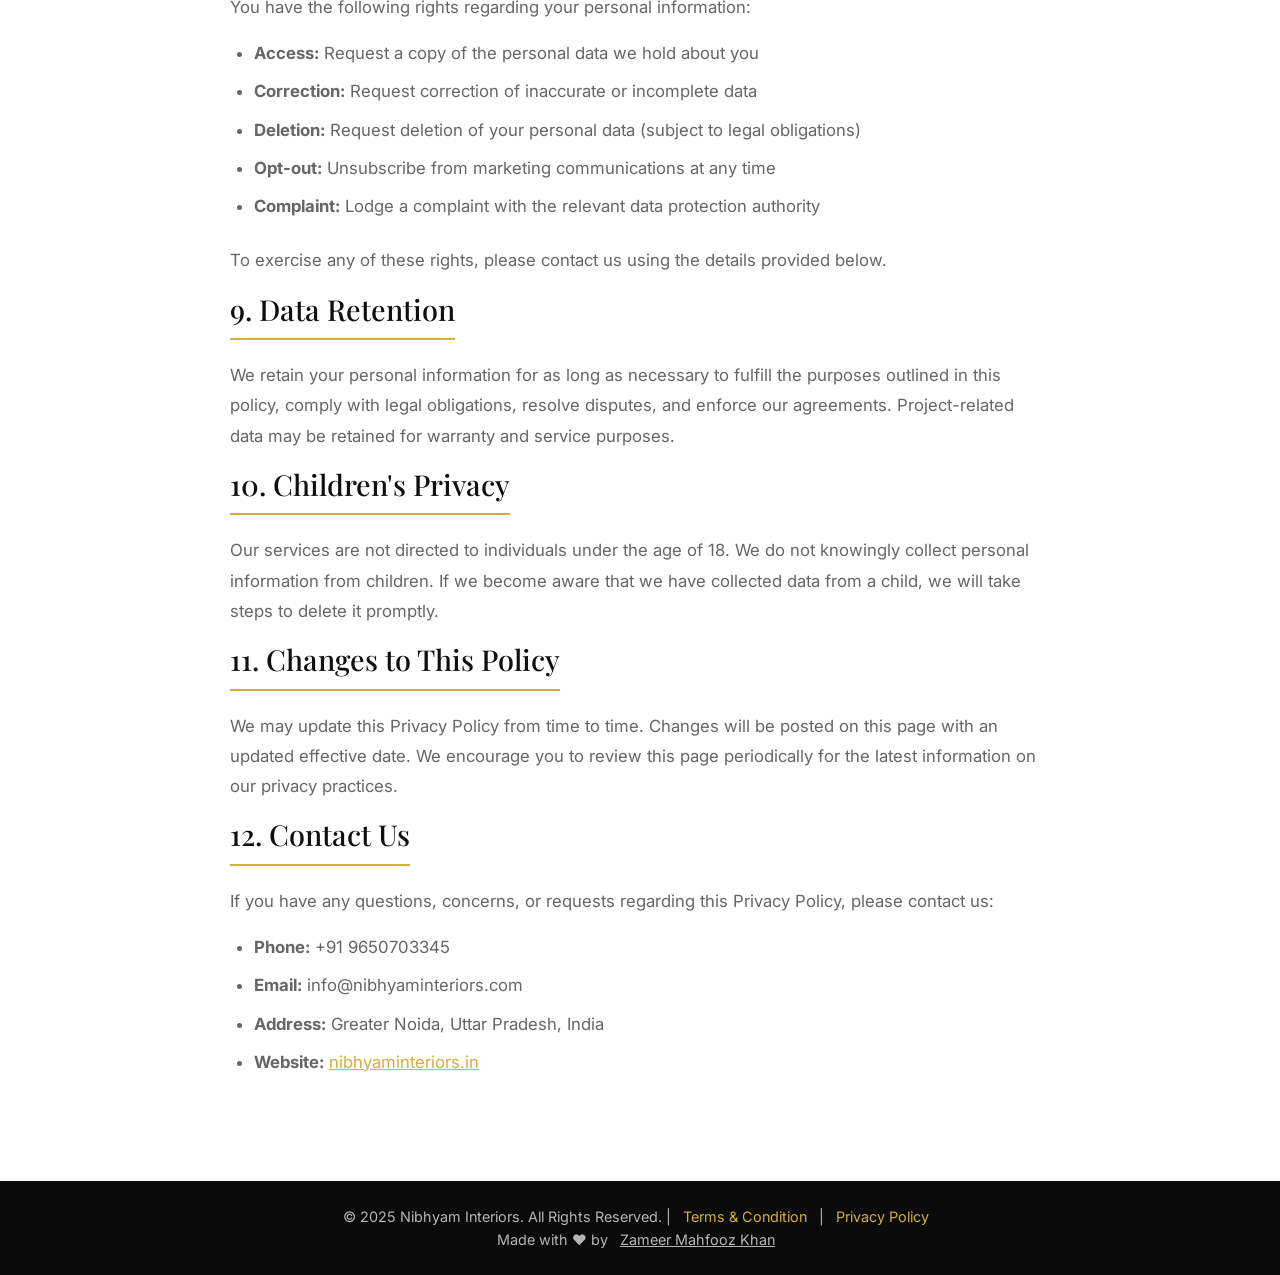
<file: privacy.html>
<!DOCTYPE html>
<html lang="en">
<head>
    <meta charset="UTF-8">
    <meta name="viewport" content="width=device-width, initial-scale=1.0">
    <meta name="description" content="Privacy Policy — Nibhyam Interiors, Greater Noida. Learn how we collect, use, store & protect your personal data. Your privacy and data security are our top priority across all interior design consultations & services.">
    <meta name="robots" content="index, follow">
    <meta property="og:title" content="Privacy Policy | Nibhyam Interiors">
    <meta property="og:description" content="Nibhyam Interiors' privacy policy — how we handle your personal information securely across all our interior design services.">
    <meta property="og:type" content="website">
    <meta property="og:url" content="https://nibhyaminteriors.in/privacy.html">
    <title>Privacy Policy | Nibhyam Interiors — Your Data, Our Responsibility</title>
    <link rel="icon" type="image/png" href="images/logo.png">
    <link rel="preconnect" href="https://fonts.googleapis.com">
    <link rel="preconnect" href="https://fonts.gstatic.com" crossorigin>
    <link href="https://fonts.googleapis.com/css2?family=Playfair+Display:ital,wght@0,400;0,500;0,600;0,700;1,400;1,500&family=Inter:wght@300;400;500;600;700&display=swap" rel="stylesheet">
    <link rel="stylesheet" href="styles.css">
</head>
<body>

    <!-- NAVBAR -->
    <nav id="navbar" class="navbar scrolled">
        <div class="nav-container">
            <a href="index.html" class="nav-logo">
                <img src="images/logo.png" alt="Nibhyam Interiors Logo" class="nav-logo-img">
            </a>
            <ul class="nav-links" id="navLinks">
                <li><a href="index.html" class="nav-link">Home</a></li>
                <li><a href="index.html#services" class="nav-link">Services</a></li>
                <li><a href="about.html" class="nav-link">About</a></li>
                <li><a href="index.html#designs" class="nav-link">Designs</a></li>
                <li><a href="index.html#projects" class="nav-link">Projects</a></li>
                <li><a href="contact.html" class="nav-link">Contact</a></li>
            </ul>
            <a href="index.html#getfreequotation" class="nav-cta">
                <svg width="18" height="18" viewBox="0 0 24 24" fill="none" stroke="currentColor" stroke-width="2" style="vertical-align: middle; margin-right: 6px;"><path d="M21 11.5a8.38 8.38 0 0 1-.9 3.8 8.5 8.5 0 0 1-7.6 4.7 8.38 8.38 0 0 1-3.8-.9L3 21l1.9-5.7a8.38 8.38 0 0 1-.9-3.8 8.5 8.5 0 0 1 4.7-7.6 8.38 8.38 0 0 1 3.8-.9h.5a8.48 8.48 0 0 1 8 8v.5z"/></svg>Free Consultation
            </a>
            <button class="nav-toggle" id="navToggle" aria-label="Toggle menu"><span></span><span></span><span></span></button>
        </div>
    </nav>

    <!-- PAGE HERO -->
    <section class="legal-page-hero">
        <div class="container">
            <div class="breadcrumb">
                <a href="index.html">Home</a>
                <span>›</span>
                <span>Privacy Policy</span>
            </div>
            <h1>Privacy <span class="text-gold">Policy</span></h1>
            <p>Your privacy is important to us. Learn how we handle your data.</p>
        </div>
    </section>

    <!-- CONTENT -->
    <section class="legal-content-section">
        <div class="legal-container">
            <p class="update-date">Last updated: June 2025</p>

            <h2>1. Introduction</h2>
            <p>Nibhyam Interiors ("we," "our," or "us") is committed to protecting your privacy. This Privacy Policy explains how we collect, use, disclose, and safeguard your information when you visit our website <a href="https://nibhyaminteriors.in">nibhyaminteriors.in</a> or use our interior design and home improvement services.</p>
            <p>By using our website or engaging our services, you consent to the data practices described in this policy.</p>

            <h2>2. Information We Collect</h2>
            <h3>Personal Information</h3>
            <p>We may collect the following personal information when you interact with us:</p>
            <ul>
                <li><strong>Contact Details:</strong> Full name, phone number, email address</li>
                <li><strong>Project Information:</strong> Property type (BHK), service requirements, location/address</li>
                <li><strong>Communication Data:</strong> Messages, inquiries, and feedback you provide through our forms, WhatsApp, or email</li>
                <li><strong>Payment Information:</strong> Transaction details for payments made towards projects (we do not store credit/debit card numbers)</li>
            </ul>

            <h3>Automatically Collected Information</h3>
            <p>When you visit our website, we may automatically collect:</p>
            <ul>
                <li><strong>Device Information:</strong> Browser type, operating system, screen resolution</li>
                <li><strong>Usage Data:</strong> Pages visited, time spent on pages, click patterns</li>
                <li><strong>Location Data:</strong> Approximate geographic location based on IP address</li>
                <li><strong>Cookies & Tracking:</strong> Data collected through cookies and similar technologies (see Section 6)</li>
            </ul>

            <h2>3. How We Use Your Information</h2>
            <p>We use the information we collect for the following purposes:</p>
            <ul>
                <li><strong>Service Delivery:</strong> To process your requests, schedule consultations, and deliver interior design services</li>
                <li><strong>Communication:</strong> To respond to inquiries, provide project updates, and send quotations</li>
                <li><strong>Improvement:</strong> To improve our website, services, and customer experience</li>
                <li><strong>Marketing:</strong> To send relevant offers, design ideas, and promotional content (with your consent)</li>
                <li><strong>Legal Compliance:</strong> To comply with applicable laws, regulations, and legal processes</li>
                <li><strong>Analytics:</strong> To understand website traffic patterns and optimize our online presence</li>
            </ul>

            <h2>4. Information Sharing</h2>
            <p>We do not sell, trade, or rent your personal information to third parties. We may share your information with:</p>
            <ul>
                <li><strong>Service Partners:</strong> Trusted vendors, suppliers, and installation teams who assist in project delivery (only project-relevant information)</li>
                <li><strong>Analytics Providers:</strong> Google Analytics and similar services for website performance analysis</li>
                <li><strong>Legal Requirements:</strong> When required by law, regulation, or legal proceeding</li>
                <li><strong>Business Transfers:</strong> In the event of a merger, acquisition, or sale of business assets</li>
            </ul>

            <h2>5. Data Security</h2>
            <p>We implement appropriate technical and organizational security measures to protect your personal information, including:</p>
            <ul>
                <li>Secure data storage and access controls</li>
                <li>Encrypted communication channels</li>
                <li>Regular security assessments</li>
                <li>Limited access to personal data on a need-to-know basis</li>
            </ul>
            <p>While we strive to protect your information, no method of transmission over the Internet or electronic storage is 100% secure. We cannot guarantee absolute security.</p>

            <h2>6. Cookies & Tracking Technologies</h2>
            <p>Our website uses cookies and similar tracking technologies to enhance your browsing experience. These include:</p>
            <ul>
                <li><strong>Essential Cookies:</strong> Required for the website to function properly</li>
                <li><strong>Analytics Cookies:</strong> Help us understand how visitors interact with our website (e.g., Google Analytics)</li>
                <li><strong>Marketing Cookies:</strong> Used to deliver relevant advertisements and track campaign effectiveness</li>
            </ul>
            <p>You can manage cookie preferences through your browser settings. Disabling certain cookies may affect website functionality.</p>

            <h2>7. Third-Party Links</h2>
            <p>Our website may contain links to third-party websites, including WhatsApp, Google Maps, and social media platforms. We are not responsible for the privacy practices or content of these external sites. We encourage you to review their privacy policies.</p>

            <h2>8. Your Rights</h2>
            <p>You have the following rights regarding your personal information:</p>
            <ul>
                <li><strong>Access:</strong> Request a copy of the personal data we hold about you</li>
                <li><strong>Correction:</strong> Request correction of inaccurate or incomplete data</li>
                <li><strong>Deletion:</strong> Request deletion of your personal data (subject to legal obligations)</li>
                <li><strong>Opt-out:</strong> Unsubscribe from marketing communications at any time</li>
                <li><strong>Complaint:</strong> Lodge a complaint with the relevant data protection authority</li>
            </ul>
            <p>To exercise any of these rights, please contact us using the details provided below.</p>

            <h2>9. Data Retention</h2>
            <p>We retain your personal information for as long as necessary to fulfill the purposes outlined in this policy, comply with legal obligations, resolve disputes, and enforce our agreements. Project-related data may be retained for warranty and service purposes.</p>

            <h2>10. Children's Privacy</h2>
            <p>Our services are not directed to individuals under the age of 18. We do not knowingly collect personal information from children. If we become aware that we have collected data from a child, we will take steps to delete it promptly.</p>

            <h2>11. Changes to This Policy</h2>
            <p>We may update this Privacy Policy from time to time. Changes will be posted on this page with an updated effective date. We encourage you to review this page periodically for the latest information on our privacy practices.</p>

            <h2>12. Contact Us</h2>
            <p>If you have any questions, concerns, or requests regarding this Privacy Policy, please contact us:</p>
            <ul>
                <li><strong>Phone:</strong> +91 9650703345</li>
                <li><strong>Email:</strong> info@nibhyaminteriors.com</li>
                <li><strong>Address:</strong> Greater Noida, Uttar Pradesh, India</li>
                <li><strong>Website:</strong> <a href="https://nibhyaminteriors.in">nibhyaminteriors.in</a></li>
            </ul>
        </div>
    </section>

    <!-- FOOTER -->
    <footer class="footer">
        <div class="footer-bottom"><div class="container"><p>&copy; 2025 Nibhyam Interiors. All Rights Reserved. | <a href="terms.html">Terms & Condition</a> | <a href="privacy.html">Privacy Policy</a><br>Made with ❤️ by <a href="https://zameerkhan.online" target="_blank" style="color: inherit; text-decoration: underline;">Zameer Mahfooz Khan</a></p></div></div>
    </footer>

    <script>
        const navToggle = document.getElementById('navToggle');
        const navLinks = document.getElementById('navLinks');
        if (navToggle && navLinks) {
            navToggle.addEventListener('click', () => {
                navToggle.classList.toggle('active');
                navLinks.classList.toggle('active');
            });
            document.querySelectorAll('.nav-link').forEach(link => {
                link.addEventListener('click', () => {
                    navToggle.classList.remove('active');
                    navLinks.classList.remove('active');
                });
            });
        }
    </script>
</body>
</html>
</file>
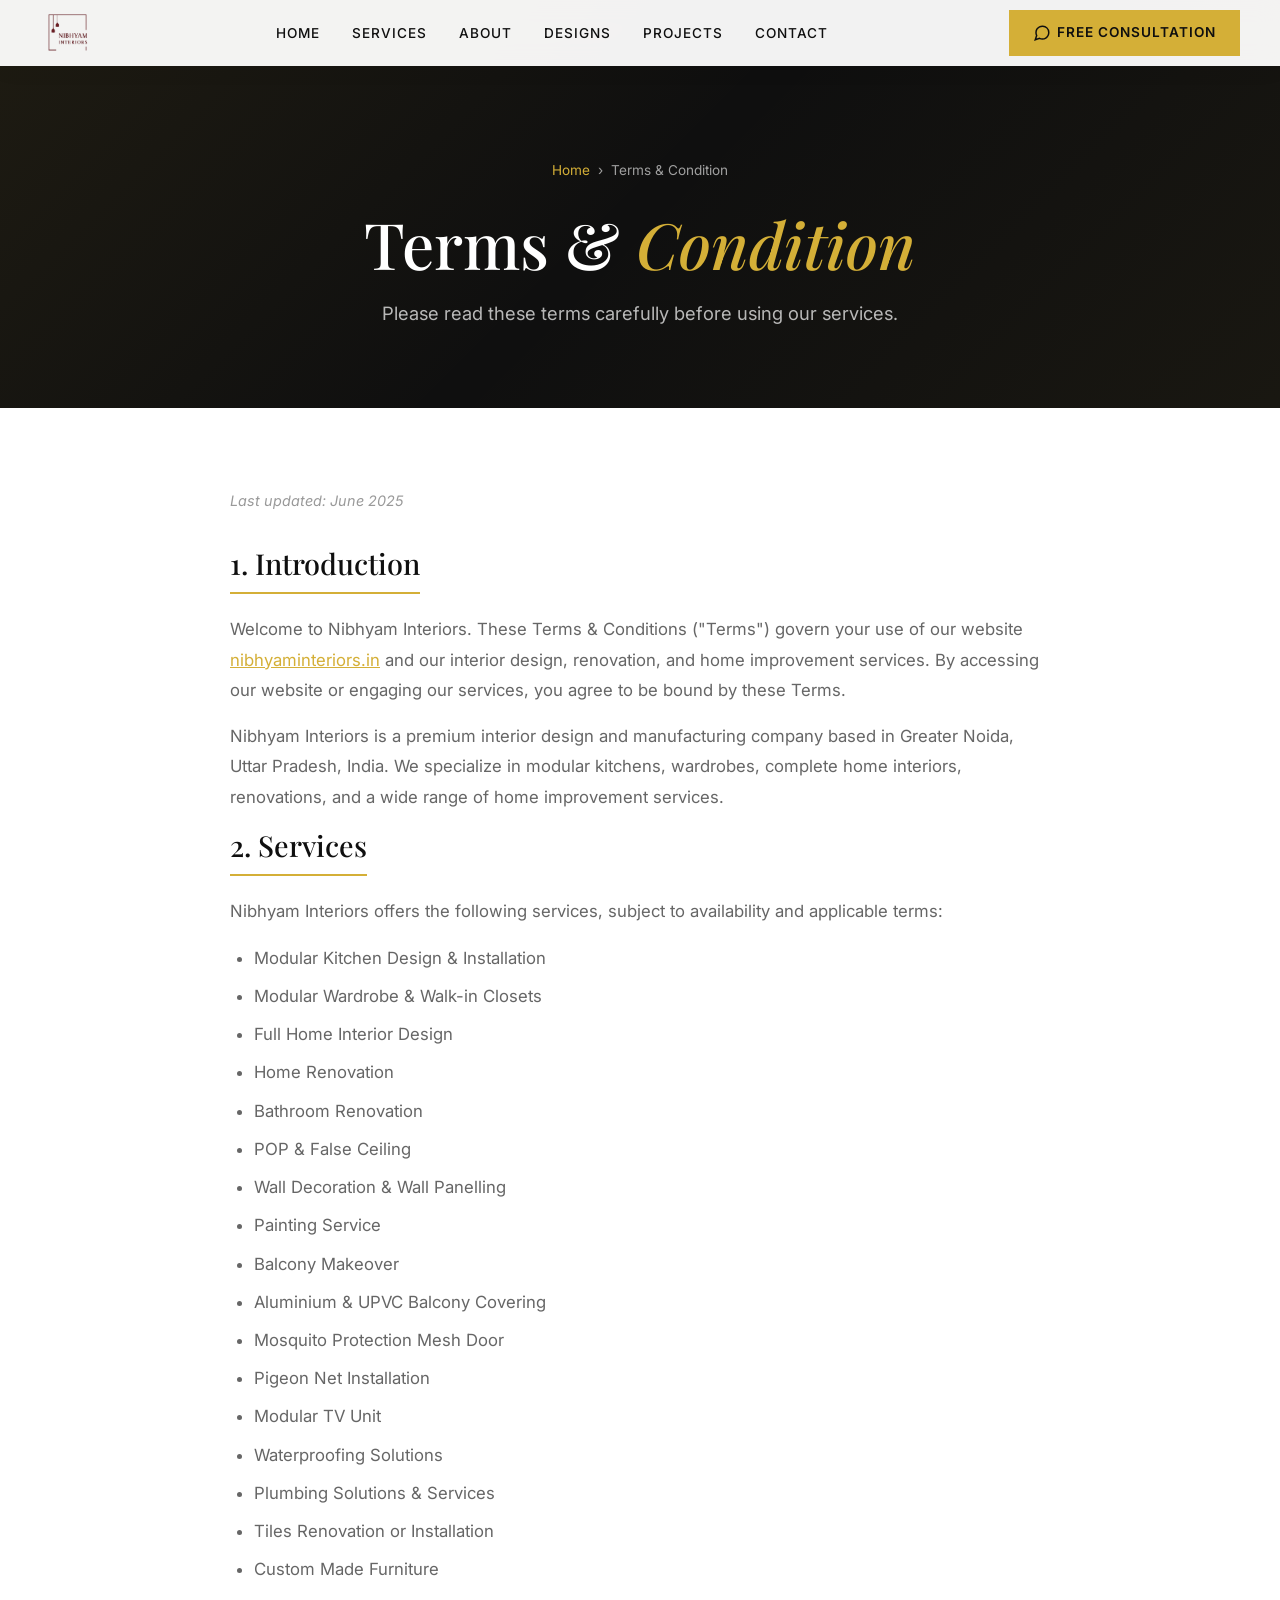
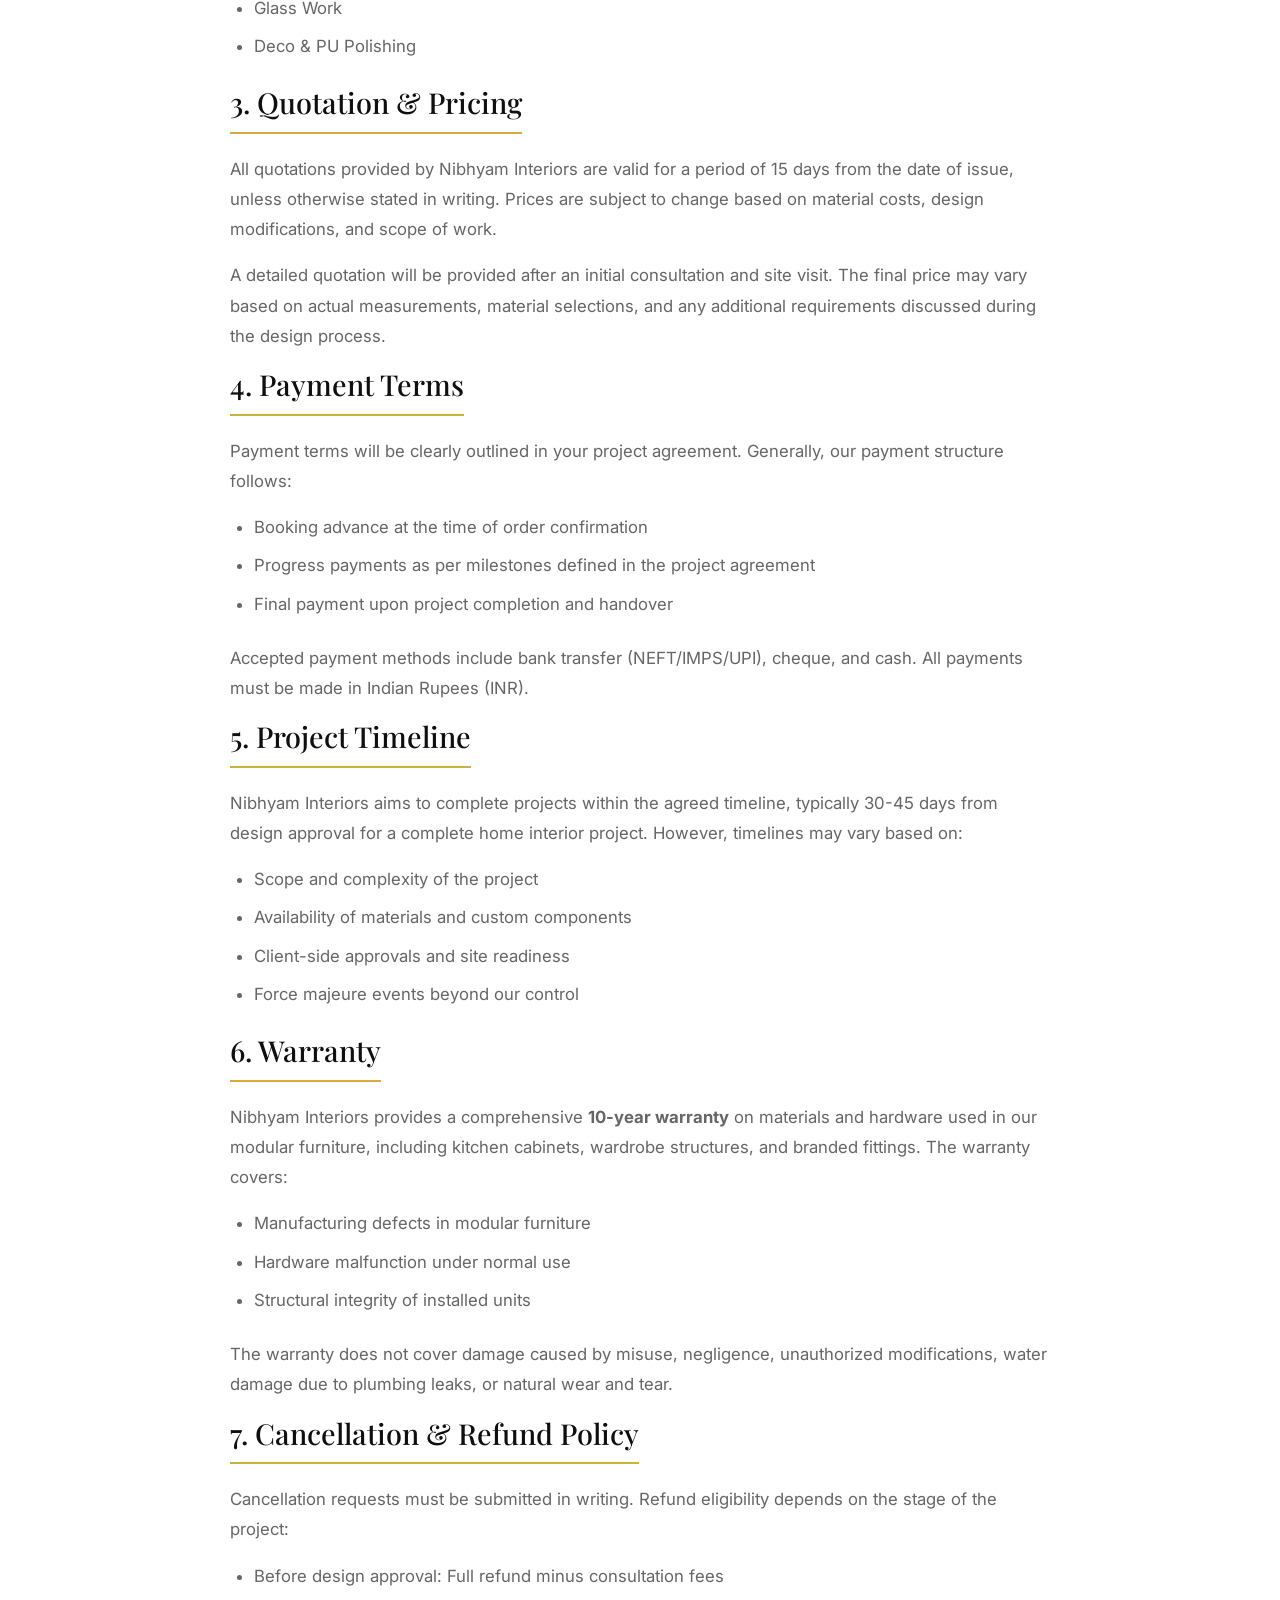
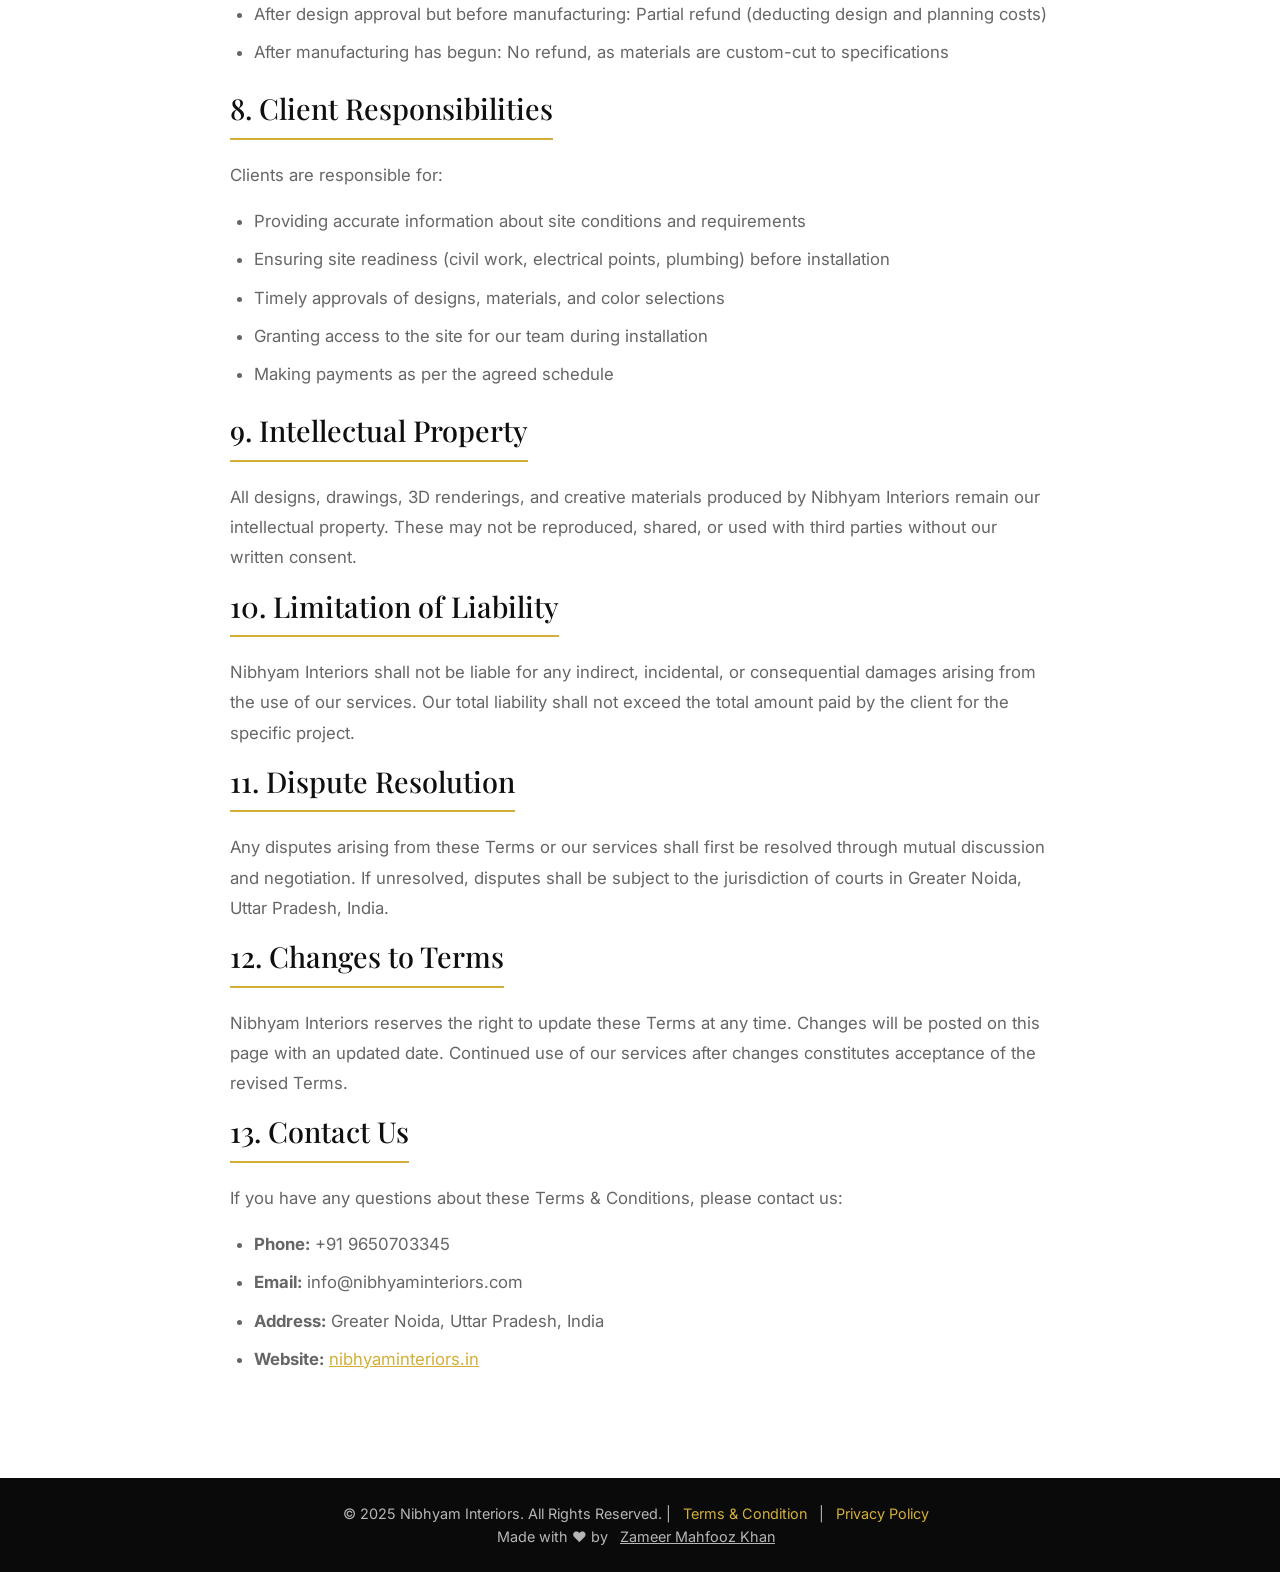
<file: terms.html>
<!DOCTYPE html>
<html lang="en">
<head>
    <meta charset="UTF-8">
    <meta name="viewport" content="width=device-width, initial-scale=1.0">
    <meta name="description" content="Terms & Conditions — Nibhyam Interiors, Greater Noida. Review our service agreement, payment terms, project timelines, warranty policies & client responsibilities for all interior design & renovation projects.">
    <meta name="robots" content="index, follow">
    <meta property="og:title" content="Terms & Conditions | Nibhyam Interiors">
    <meta property="og:description" content="Read Nibhyam Interiors' terms of service, payment policies, warranties, and project guidelines for interior design services.">
    <meta property="og:type" content="website">
    <meta property="og:url" content="https://nibhyaminteriors.in/terms.html">
    <title>Terms & Conditions | Nibhyam Interiors — Interior Design Services</title>
    <link rel="icon" type="image/png" href="images/logo.png">
    <link rel="preconnect" href="https://fonts.googleapis.com">
    <link rel="preconnect" href="https://fonts.gstatic.com" crossorigin>
    <link href="https://fonts.googleapis.com/css2?family=Playfair+Display:ital,wght@0,400;0,500;0,600;0,700;1,400;1,500&family=Inter:wght@300;400;500;600;700&display=swap" rel="stylesheet">
    <link rel="stylesheet" href="styles.css">
</head>
<body>

    <!-- NAVBAR -->
    <nav id="navbar" class="navbar scrolled">
        <div class="nav-container">
            <a href="index.html" class="nav-logo">
                <img src="images/logo.png" alt="Nibhyam Interiors Logo" class="nav-logo-img">
            </a>
            <ul class="nav-links" id="navLinks">
                <li><a href="index.html" class="nav-link">Home</a></li>
                <li><a href="index.html#services" class="nav-link">Services</a></li>
                <li><a href="about.html" class="nav-link">About</a></li>
                <li><a href="index.html#designs" class="nav-link">Designs</a></li>
                <li><a href="index.html#projects" class="nav-link">Projects</a></li>
                <li><a href="contact.html" class="nav-link">Contact</a></li>
            </ul>
            <a href="index.html#getfreequotation" class="nav-cta">
                <svg width="18" height="18" viewBox="0 0 24 24" fill="none" stroke="currentColor" stroke-width="2" style="vertical-align: middle; margin-right: 6px;"><path d="M21 11.5a8.38 8.38 0 0 1-.9 3.8 8.5 8.5 0 0 1-7.6 4.7 8.38 8.38 0 0 1-3.8-.9L3 21l1.9-5.7a8.38 8.38 0 0 1-.9-3.8 8.5 8.5 0 0 1 4.7-7.6 8.38 8.38 0 0 1 3.8-.9h.5a8.48 8.48 0 0 1 8 8v.5z"/></svg>Free Consultation
            </a>
            <button class="nav-toggle" id="navToggle" aria-label="Toggle menu"><span></span><span></span><span></span></button>
        </div>
    </nav>

    <!-- PAGE HERO -->
    <section class="legal-page-hero">
        <div class="container">
            <div class="breadcrumb">
                <a href="index.html">Home</a>
                <span>›</span>
                <span>Terms & Condition</span>
            </div>
            <h1>Terms & <span class="text-gold">Condition</span></h1>
            <p>Please read these terms carefully before using our services.</p>
        </div>
    </section>

    <!-- CONTENT -->
    <section class="legal-content-section">
        <div class="legal-container">
            <p class="update-date">Last updated: June 2025</p>

            <h2>1. Introduction</h2>
            <p>Welcome to Nibhyam Interiors. These Terms & Conditions ("Terms") govern your use of our website <a href="https://nibhyaminteriors.in">nibhyaminteriors.in</a> and our interior design, renovation, and home improvement services. By accessing our website or engaging our services, you agree to be bound by these Terms.</p>
            <p>Nibhyam Interiors is a premium interior design and manufacturing company based in Greater Noida, Uttar Pradesh, India. We specialize in modular kitchens, wardrobes, complete home interiors, renovations, and a wide range of home improvement services.</p>

            <h2>2. Services</h2>
            <p>Nibhyam Interiors offers the following services, subject to availability and applicable terms:</p>
            <ul>
                <li>Modular Kitchen Design & Installation</li>
                <li>Modular Wardrobe & Walk-in Closets</li>
                <li>Full Home Interior Design</li>
                <li>Home Renovation</li>
                <li>Bathroom Renovation</li>
                <li>POP & False Ceiling</li>
                <li>Wall Decoration & Wall Panelling</li>
                <li>Painting Service</li>
                <li>Balcony Makeover</li>
                <li>Aluminium & UPVC Balcony Covering</li>
                <li>Mosquito Protection Mesh Door</li>
                <li>Pigeon Net Installation</li>
                <li>Modular TV Unit</li>
                <li>Waterproofing Solutions</li>
                <li>Plumbing Solutions & Services</li>
                <li>Tiles Renovation or Installation</li>
                <li>Custom Made Furniture</li>
                <li>Glass Work</li>
                <li>Deco & PU Polishing</li>
            </ul>

            <h2>3. Quotation & Pricing</h2>
            <p>All quotations provided by Nibhyam Interiors are valid for a period of 15 days from the date of issue, unless otherwise stated in writing. Prices are subject to change based on material costs, design modifications, and scope of work.</p>
            <p>A detailed quotation will be provided after an initial consultation and site visit. The final price may vary based on actual measurements, material selections, and any additional requirements discussed during the design process.</p>

            <h2>4. Payment Terms</h2>
            <p>Payment terms will be clearly outlined in your project agreement. Generally, our payment structure follows:</p>
            <ul>
                <li>Booking advance at the time of order confirmation</li>
                <li>Progress payments as per milestones defined in the project agreement</li>
                <li>Final payment upon project completion and handover</li>
            </ul>
            <p>Accepted payment methods include bank transfer (NEFT/IMPS/UPI), cheque, and cash. All payments must be made in Indian Rupees (INR).</p>

            <h2>5. Project Timeline</h2>
            <p>Nibhyam Interiors aims to complete projects within the agreed timeline, typically 30-45 days from design approval for a complete home interior project. However, timelines may vary based on:</p>
            <ul>
                <li>Scope and complexity of the project</li>
                <li>Availability of materials and custom components</li>
                <li>Client-side approvals and site readiness</li>
                <li>Force majeure events beyond our control</li>
            </ul>

            <h2>6. Warranty</h2>
            <p>Nibhyam Interiors provides a comprehensive <strong>10-year warranty</strong> on materials and hardware used in our modular furniture, including kitchen cabinets, wardrobe structures, and branded fittings. The warranty covers:</p>
            <ul>
                <li>Manufacturing defects in modular furniture</li>
                <li>Hardware malfunction under normal use</li>
                <li>Structural integrity of installed units</li>
            </ul>
            <p>The warranty does not cover damage caused by misuse, negligence, unauthorized modifications, water damage due to plumbing leaks, or natural wear and tear.</p>

            <h2>7. Cancellation & Refund Policy</h2>
            <p>Cancellation requests must be submitted in writing. Refund eligibility depends on the stage of the project:</p>
            <ul>
                <li>Before design approval: Full refund minus consultation fees</li>
                <li>After design approval but before manufacturing: Partial refund (deducting design and planning costs)</li>
                <li>After manufacturing has begun: No refund, as materials are custom-cut to specifications</li>
            </ul>

            <h2>8. Client Responsibilities</h2>
            <p>Clients are responsible for:</p>
            <ul>
                <li>Providing accurate information about site conditions and requirements</li>
                <li>Ensuring site readiness (civil work, electrical points, plumbing) before installation</li>
                <li>Timely approvals of designs, materials, and color selections</li>
                <li>Granting access to the site for our team during installation</li>
                <li>Making payments as per the agreed schedule</li>
            </ul>

            <h2>9. Intellectual Property</h2>
            <p>All designs, drawings, 3D renderings, and creative materials produced by Nibhyam Interiors remain our intellectual property. These may not be reproduced, shared, or used with third parties without our written consent.</p>

            <h2>10. Limitation of Liability</h2>
            <p>Nibhyam Interiors shall not be liable for any indirect, incidental, or consequential damages arising from the use of our services. Our total liability shall not exceed the total amount paid by the client for the specific project.</p>

            <h2>11. Dispute Resolution</h2>
            <p>Any disputes arising from these Terms or our services shall first be resolved through mutual discussion and negotiation. If unresolved, disputes shall be subject to the jurisdiction of courts in Greater Noida, Uttar Pradesh, India.</p>

            <h2>12. Changes to Terms</h2>
            <p>Nibhyam Interiors reserves the right to update these Terms at any time. Changes will be posted on this page with an updated date. Continued use of our services after changes constitutes acceptance of the revised Terms.</p>

            <h2>13. Contact Us</h2>
            <p>If you have any questions about these Terms & Conditions, please contact us:</p>
            <ul>
                <li><strong>Phone:</strong> +91 9650703345</li>
                <li><strong>Email:</strong> info@nibhyaminteriors.com</li>
                <li><strong>Address:</strong> Greater Noida, Uttar Pradesh, India</li>
                <li><strong>Website:</strong> <a href="https://nibhyaminteriors.in">nibhyaminteriors.in</a></li>
            </ul>
        </div>
    </section>

    <!-- FOOTER -->
    <footer class="footer">
        <div class="footer-bottom"><div class="container"><p>&copy; 2025 Nibhyam Interiors. All Rights Reserved. | <a href="terms.html">Terms & Condition</a> | <a href="privacy.html">Privacy Policy</a><br>Made with ❤️ by <a href="https://zameerkhan.online" target="_blank" style="color: inherit; text-decoration: underline;">Zameer Mahfooz Khan</a></p></div></div>
    </footer>

    <script>
        // Simple navbar toggle for sub-pages
        const navToggle = document.getElementById('navToggle');
        const navLinks = document.getElementById('navLinks');
        if (navToggle && navLinks) {
            navToggle.addEventListener('click', () => {
                navToggle.classList.toggle('active');
                navLinks.classList.toggle('active');
            });
            document.querySelectorAll('.nav-link').forEach(link => {
                link.addEventListener('click', () => {
                    navToggle.classList.remove('active');
                    navLinks.classList.remove('active');
                });
            });
        }
    </script>
</body>
</html>
</file>
<file: styles.css>
/* ===================================================================
   NIBHYAM INTERIORS — PREMIUM LUXURY CSS v2
   =================================================================== */

:root {
    --gold: #D4AF37;
    --gold-light: #F3E5AB;
    --gold-dark: #AA8B2C;
    --black: #0F0F0F;
    --dark: #1A1A1A;
    --gray-dark: #333333;
    --gray: #666666;
    --gray-light: #999999;
    --bg-light: #F9F9F9;
    --white: #FFFFFF;
    --border: #E5E5E5;
    --font-h: 'Playfair Display', serif;
    --font-b: 'Inter', sans-serif;
    --transition: all 0.4s cubic-bezier(0.16, 1, 0.3, 1);
    --shadow-sm: 0 4px 20px rgba(0,0,0,0.05);
    --shadow-md: 0 10px 30px rgba(0,0,0,0.08);
    --shadow-lg: 0 20px 40px rgba(0,0,0,0.12);
}

*,*::before,*::after { margin: 0; padding: 0; box-sizing: border-box; }
html { scroll-behavior: smooth; font-size: 16px; }
body { font-family: var(--font-b); color: var(--gray-dark); background: var(--white); line-height: 1.6; overflow-x: hidden; -webkit-font-smoothing: antialiased; }
a { text-decoration: none; color: inherit; transition: var(--transition); }
img { max-width: 100%; height: auto; display: block; }
ul { list-style: none; }

/* CONTAINER & TYPOGRAPHY */
.container { max-width: 1400px; margin: 0 auto; padding: 0 40px; }
h1, h2, h3, h4, h5, h6 { font-family: var(--font-h); color: var(--black); font-weight: 500; line-height: 1.2; }
.text-gold { color: var(--gold); font-style: italic; }



/* BUTTONS */
.btn { display: inline-flex; align-items: center; justify-content: center; gap: 10px; padding: 16px 36px; font-size: 0.9rem; font-weight: 600; text-transform: uppercase; letter-spacing: 1px; border-radius: 0; cursor: pointer; transition: var(--transition); position: relative; overflow: hidden; z-index: 1; border: 1px solid transparent; }
.btn::before { content: ''; position: absolute; top: 0; left: 0; width: 0%; height: 100%; background: var(--black); z-index: -1; transition: var(--transition); }
.btn-primary { background: var(--gold); color: var(--white); }
.btn-primary:hover::before { width: 100%; }
.btn-primary:hover { color: var(--gold); border-color: var(--black); }
.btn-outline { background: transparent; color: var(--white); border-color: rgba(255,255,255,0.5); }
.btn-outline:hover { background: var(--gold); border-color: var(--gold); color: var(--white); }
.btn-full { width: 100%; }

/* NAVBAR */
.navbar { position: fixed; top: 0; left: 0; right: 0; z-index: 10000; padding: 16px 0; transition: var(--transition); transform: translateY(0); }
.navbar.navbar-hidden { transform: translateY(-100%); }
.navbar.scrolled { background: rgba(255, 255, 255, 0.95); padding: 10px 0; box-shadow: var(--shadow-sm); backdrop-filter: blur(12px); -webkit-backdrop-filter: blur(12px); }
.nav-container { max-width: 1400px; margin: 0 auto; padding: 0 40px; display: flex; align-items: center; justify-content: space-between; }
.nav-logo-img { height: 48px; transition: var(--transition); filter: brightness(0) invert(1); }
.navbar.scrolled .nav-logo-img { height: 40px; filter: none; }
.nav-links { display: flex; gap: 32px; }
.nav-link { font-size: 0.85rem; font-weight: 500; text-transform: uppercase; letter-spacing: 1px; color: rgba(255,255,255,0.9); position: relative; padding-bottom: 4px; }
.navbar.scrolled .nav-link { color: var(--black); }
.nav-link::after { content: ''; position: absolute; bottom: 0; left: 0; width: 0; height: 1px; background: var(--gold); transition: var(--transition); }
.nav-link:hover::after, .nav-link.active::after { width: 100%; }
.nav-cta { font-size: 0.85rem; font-weight: 600; text-transform: uppercase; letter-spacing: 1px; color: var(--black); background: var(--gold); padding: 12px 24px; transition: var(--transition); }
.nav-cta:hover { background: var(--white); color: var(--black); }
.nav-toggle { display: none; flex-direction: column; gap: 6px; background: none; border: none; cursor: pointer; z-index: 10001; }
.nav-toggle span { width: 30px; height: 2px; background: var(--white); transition: var(--transition); }
.navbar.scrolled .nav-toggle span { background: var(--black); }

/* HERO */
.hero { position: relative; min-height: 100vh; display: flex; align-items: center; padding: 120px 0 80px; overflow: hidden; }
.hero-slider, .hero-slide { position: absolute; inset: 0; }
.hero-slide { background-size: cover; background-position: center; opacity: 0; transition: opacity 1.5s ease; }
.hero-slide.active { opacity: 1; animation: zoomIn 10s linear forwards; }
@keyframes zoomIn { from { transform: scale(1); } to { transform: scale(1.1); } }
.hero-overlay { position: absolute; inset: 0; background: linear-gradient(180deg, rgba(0,0,0,0.8) 0%, rgba(0,0,0,0.4) 50%, rgba(0,0,0,0.9) 100%); z-index: 1; }
.hero-content { position: relative; z-index: 2; width: 100%; max-width: 1400px; margin: 0 auto; padding: 0 40px; }
.hero-badge { display: flex; align-items: center; gap: 16px; margin-bottom: 24px; opacity: 0; transform: translateY(30px); }
.badge-line { width: 40px; height: 1px; background: var(--gold); }
.hero-badge span:not(.badge-line) { font-size: 0.8rem; text-transform: uppercase; letter-spacing: 4px; color: var(--gold); }
.hero-title { font-size: clamp(3rem, 6vw, 5.5rem); color: var(--white); line-height: 1.1; margin-bottom: 24px; max-width: 900px; opacity: 0; transform: translateY(30px); }
.title-accent { font-style: italic; font-weight: 400; }
.hero-subtitle { font-size: 1.1rem; color: rgba(255,255,255,0.8); max-width: 600px; margin-bottom: 48px; opacity: 0; transform: translateY(30px); }
.hero-cta { display: flex; gap: 20px; opacity: 0; transform: translateY(30px); }
.hero-scroll-indicator { position: absolute; bottom: 40px; right: 40px; z-index: 2; display: flex; align-items: center; gap: 12px; transform: rotate(90deg); transform-origin: right center; }
.hero-scroll-indicator span { font-size: 0.75rem; text-transform: uppercase; letter-spacing: 2px; color: var(--white); }
.scroll-line { width: 60px; height: 1px; background: rgba(255,255,255,0.3); position: relative; }
.scroll-line::after { content: ''; position: absolute; top: 0; left: 0; width: 0; height: 100%; background: var(--gold); animation: scrollLine 2s infinite ease-in-out; }
@keyframes scrollLine { 0% { width: 0; left: 0; } 50% { width: 100%; left: 0; } 100% { width: 0; left: 100%; } }

/* ANIMATIONS */
.anim.visible { animation: fadeUp 1s cubic-bezier(0.16, 1, 0.3, 1) forwards; }
@keyframes fadeUp { from { opacity: 0; transform: translateY(30px); } to { opacity: 1; transform: translateY(0); } }
.delay-1 { animation-delay: 0.1s; } .delay-2 { animation-delay: 0.2s; } .delay-3 { animation-delay: 0.3s; }

/* SECTIONS COMMON */
section { padding: 100px 0; }
.section-header { text-align: center; margin-bottom: 60px; }
.section-tag { display: inline-block; font-size: 0.75rem; font-weight: 600; text-transform: uppercase; letter-spacing: 3px; color: var(--gold); margin-bottom: 16px; }
.section-title { font-size: clamp(2.5rem, 4vw, 3.5rem); margin-bottom: 16px; }
.section-desc { font-size: 1.1rem; color: var(--gray); max-width: 600px; margin: 0 auto; }
.alt-bg { background: var(--bg-light); }

/* HERO TRUST METRICS */
.hero-trust-metrics { display: flex; flex-wrap: wrap; gap: 40px; margin-top: 60px; padding-top: 40px; border-top: 1px solid rgba(255,255,255,0.2); opacity: 0; transform: translateY(30px); }
.trust-item { display: flex; flex-direction: column; gap: 4px; }
.trust-stat { display: flex; align-items: baseline; gap: 2px; }
.trust-number { display: inline-block; font-family: var(--font-h); font-size: 2.5rem; color: var(--gold); line-height: 1; }
.trust-suffix { display: inline-block; font-family: var(--font-h); font-size: 1.5rem; color: var(--gold); margin-left: 2px; vertical-align: top; }
.trust-label { font-size: 0.85rem; font-weight: 500; text-transform: uppercase; letter-spacing: 1px; color: rgba(255,255,255,0.8); }
.trust-item .trust-icon { color: var(--gold); margin-bottom: 8px; }

/* TRUST STRIP */
.trust-strip { background: var(--black); padding: 60px 0; border-bottom: 1px solid rgba(255,255,255,0.1); }
.trust-strip-grid { display: grid; grid-template-columns: repeat(4, 1fr); gap: 40px; }
.trust-strip-card { display: flex; flex-direction: column; align-items: center; text-align: center; padding: 20px; transition: var(--transition); border-radius: 8px; }
.trust-strip-card:hover { transform: translateY(-5px); background: rgba(255,255,255,0.05); }
.trust-strip-icon { color: var(--gold); margin-bottom: 16px; transition: var(--transition); }
.trust-strip-card:hover .trust-strip-icon { transform: scale(1.1); }
.trust-strip-card h3 { color: var(--white); font-size: 1.8rem; margin-bottom: 8px; font-weight: 600; }
.trust-strip-card p { color: rgba(255,255,255,0.7); font-size: 0.9rem; text-transform: uppercase; letter-spacing: 1px; }

/* SERVICES */
.services-grid { display: grid; grid-template-columns: repeat(4, 1fr); gap: 24px; }
.service-card { background: var(--bg-light); border-radius: 8px; overflow: hidden; transition: var(--transition); border: 1px solid var(--border); display: flex; flex-direction: column; align-items: center; text-align: center; }
.service-card:hover { transform: translateY(-10px); box-shadow: var(--shadow-md); border-color: var(--gold); }
.service-icon-wrap { width: 80px; height: 80px; border-radius: 50%; background: linear-gradient(135deg, rgba(212,175,55,0.1), rgba(212,175,55,0.05)); border: 2px solid var(--border); display: flex; align-items: center; justify-content: center; margin: 28px auto 0; color: var(--gold); transition: var(--transition); }
.service-card:hover .service-icon-wrap { background: var(--gold); color: var(--white); border-color: var(--gold); transform: scale(1.1); box-shadow: 0 8px 25px rgba(212,175,55,0.3); }
.service-img { position: relative; aspect-ratio: 4/3; overflow: hidden; }
.service-img img { width: 100%; height: 100%; object-fit: cover; transition: transform 0.8s ease; }
.service-card:hover .service-img img { transform: scale(1.05); }
.service-content { padding: 20px 20px 24px; text-align: center; flex-grow: 1; display: flex; flex-direction: column; }
.service-card h3 { font-size: 1.05rem; font-family: var(--font-b); font-weight: 600; margin-bottom: 8px; color: var(--black); }
.service-desc { font-size: 0.85rem; color: var(--gray); margin-bottom: 16px; line-height: 1.5; flex-grow: 1; }
.service-link { display: inline-flex; align-items: center; justify-content: center; gap: 8px; font-size: 0.8rem; font-weight: 600; text-transform: uppercase; color: var(--gold); letter-spacing: 1px; transition: var(--transition); text-decoration: none; }
.service-link:hover { color: var(--black); }

/* ABOUT */
.about-layout { display: grid; grid-template-columns: 1fr 1fr; gap: 80px; align-items: center; }
.about-images { position: relative; }
.about-img-1 { width: 80%; border-radius: 4px; box-shadow: var(--shadow-md); }
.about-img-2 { position: absolute; bottom: -40px; right: 0; width: 60%; border: 12px solid var(--white); border-radius: 4px; box-shadow: var(--shadow-lg); }
.about-counter-badge { position: absolute; top: -30px; right: 40px; background: var(--gold); color: var(--white); padding: 24px; text-align: center; border-radius: 50%; width: 140px; height: 140px; display: flex; flex-direction: column; justify-content: center; align-items: center; box-shadow: var(--shadow-md); z-index: 2; }
.counter-num { font-family: var(--font-h); font-size: 2.5rem; line-height: 1; }
.about-counter-badge span:nth-child(2) { font-size: 1.5rem; position: absolute; top: 24px; right: 24px; }
.about-counter-badge p { font-size: 0.75rem; text-transform: uppercase; letter-spacing: 1px; font-weight: 600; margin-top: 4px; }
.about-subtitle { font-size: 1.25rem; color: var(--gray-dark); margin-bottom: 24px; font-weight: 400; }
.about-content p { margin-bottom: 20px; font-size: 1.05rem; }
.about-cards { display: grid; grid-template-columns: 1fr 1fr; gap: 24px; margin: 40px 0; }
.about-mini-card { padding: 24px; background: var(--bg-light); border-left: 3px solid var(--gold); }
.about-mini-card h4 { font-family: var(--font-b); font-size: 1.1rem; font-weight: 600; margin-bottom: 8px; }
.about-mini-card p { font-size: 0.9rem; margin: 0; }

/* FACTORY & FORMS */
.factory-layout { display: grid; grid-template-columns: 1fr 1fr; gap: 60px; align-items: center; }
.factory-content h3 { font-family: var(--font-b); font-size: 1.25rem; font-weight: 400; color: var(--gray); margin-bottom: 24px; }
.factory-list { margin: 32px 0; display: flex; flex-direction: column; gap: 16px; }
.factory-list li { display: flex; align-items: flex-start; gap: 12px; font-size: 1.05rem; font-weight: 500; }
.factory-list svg { color: var(--gold); flex-shrink: 0; margin-top: 4px; }
.factory-form-wrap { background: var(--white); padding: 40px; border-radius: 8px; box-shadow: var(--shadow-lg); border: 1px solid var(--border); }
.factory-form-wrap h3 { font-size: 1.8rem; margin-bottom: 32px; text-align: center; }
.form-label { font-size: 0.85rem; font-weight: 600; text-transform: uppercase; color: var(--gray-dark); margin-bottom: 12px; display: block; }
.bhk-options { display: flex; flex-wrap: wrap; gap: 10px; margin-bottom: 24px; }
.bhk-opt { flex: 1; min-width: 80px; }
.bhk-opt input { display: none; }
.bhk-opt span { display: block; text-align: center; padding: 12px; border: 1px solid var(--border); border-radius: 4px; font-size: 0.9rem; font-weight: 500; cursor: pointer; transition: var(--transition); background: var(--bg-light); }
.bhk-opt input:checked + span { background: var(--gold); border-color: var(--gold); color: var(--white); }
.package-grid { display: grid; grid-template-columns: repeat(2, 1fr); gap: 16px; margin-bottom: 32px; }
.package-card { border: 1px solid var(--border); border-radius: 4px; overflow: hidden; cursor: pointer; transition: var(--transition); display: flex; align-items: center; }
.package-card img { width: 80px; height: 80px; object-fit: cover; }
.pkg-info { padding: 12px; }
.package-card h4 { font-family: var(--font-b); font-size: 1rem; font-weight: 600; margin-bottom: 4px; }
.package-card p { font-size: 0.75rem; color: var(--gray); margin: 0; line-height: 1.4; }
.package-card.active { border-color: var(--gold); background: rgba(212,175,55,0.05); }
.form-input { width: 100%; padding: 16px; border: 1px solid var(--border); border-radius: 4px; font-family: var(--font-b); font-size: 1rem; margin-bottom: 16px; transition: var(--transition); background: var(--bg-light); outline: none; }
.form-input:focus { border-color: var(--gold); background: var(--white); box-shadow: 0 0 0 3px rgba(212,175,55,0.1); }
.form-select { appearance: none; -webkit-appearance: none; background: var(--bg-light) url("data:image/svg+xml,%3Csvg xmlns='http://www.w3.org/2000/svg' width='16' height='16' viewBox='0 0 24 24' fill='none' stroke='%23666' stroke-width='2'%3E%3Cpath d='M19 9l-7 7-7-7'/%3E%3C/svg%3E") no-repeat right 16px center; padding-right: 44px; cursor: pointer; color: var(--gray-dark); }
.form-select:focus { background: var(--white) url("data:image/svg+xml,%3Csvg xmlns='http://www.w3.org/2000/svg' width='16' height='16' viewBox='0 0 24 24' fill='none' stroke='%23D4AF37' stroke-width='2'%3E%3Cpath d='M19 9l-7 7-7-7'/%3E%3C/svg%3E") no-repeat right 16px center; }
.form-textarea { resize: vertical; min-height: 80px; font-family: var(--font-b); }

/* CAROUSELS */
.carousel-wrap { position: relative; padding: 0 20px; }
.carousel-track { display: flex; gap: 24px; overflow-x: auto; scroll-snap-type: x mandatory; scrollbar-width: none; -ms-overflow-style: none; padding-bottom: 24px; }
.carousel-track::-webkit-scrollbar { display: none; }
.carousel-card { flex: 0 0 calc(25% - 18px); scroll-snap-align: start; background: var(--white); border-radius: 4px; overflow: hidden; border: 1px solid var(--border); transition: var(--transition); }
.alt-bg .carousel-card { background: var(--bg-light); }
.carousel-card.sq img { aspect-ratio: 1; }
.carousel-card img { width: 100%; aspect-ratio: 4/3; object-fit: cover; transition: transform 0.6s ease; }
.carousel-card:hover img { transform: scale(1.05); }
.carousel-card h4 { padding: 20px; text-align: center; font-family: var(--font-b); font-size: 1.1rem; font-weight: 500; }
.carousel-btn { position: absolute; top: calc(50% - 25px); width: 50px; height: 50px; border-radius: 50%; background: var(--white); border: 1px solid var(--border); box-shadow: var(--shadow-sm); font-size: 1.5rem; color: var(--black); display: flex; align-items: center; justify-content: center; cursor: pointer; z-index: 2; transition: var(--transition); }
.carousel-btn:hover { background: var(--gold); color: var(--white); border-color: var(--gold); }
.carousel-prev { left: -10px; }
.carousel-next { right: -10px; }

/* PROJECTS */
.project-filters { display: flex; justify-content: center; flex-wrap: wrap; gap: 16px; margin-bottom: 48px; }
.filter-btn { padding: 8px 24px; background: var(--bg-light); border: 1px solid var(--border); border-radius: 30px; font-family: var(--font-b); font-size: 0.9rem; font-weight: 500; color: var(--gray-dark); cursor: pointer; transition: var(--transition); }
.filter-btn:hover, .filter-btn.active { background: var(--gold); color: var(--white); border-color: var(--gold); }
.projects-grid { column-count: 3; column-gap: 32px; }
.project-card { break-inside: avoid; margin-bottom: 32px; background: var(--white); border-radius: 4px; overflow: hidden; border: 1px solid var(--border); transition: var(--transition); }
.project-card:hover { transform: translateY(-10px); box-shadow: var(--shadow-md); }
.project-image { position: relative; aspect-ratio: 4/3; overflow: hidden; }
.project-image img { width: 100%; height: 100%; object-fit: cover; transition: transform 0.6s ease; }
.project-overlay { position: absolute; inset: 0; background: rgba(0,0,0,0.6); display: flex; align-items: center; justify-content: center; opacity: 0; transition: var(--transition); backdrop-filter: blur(2px); z-index: 1; }
.project-card:hover .project-image img { transform: scale(1.1); }
.project-card:hover .project-overlay { opacity: 1; }
.project-view-btn { font-size: 0.9rem; font-weight: 600; text-transform: uppercase; letter-spacing: 2px; color: var(--white); border: 1px solid var(--white); padding: 12px 24px; transition: var(--transition); transform: translateY(20px); }
.project-card:hover .project-view-btn { transform: translateY(0); background: var(--gold); border-color: var(--gold); }
.project-info { padding: 24px; position: relative; z-index: 2; background: var(--white); }
.project-info h3 { font-family: var(--font-b); font-size: 1.25rem; font-weight: 600; margin-bottom: 8px; transition: var(--transition); }
.project-card:hover .project-info h3 { color: var(--gold); }
.project-meta { font-size: 0.85rem; color: var(--gray); display: flex; flex-wrap: wrap; gap: 8px; align-items: center; }
.project-meta span { color: var(--gray-dark); font-weight: 500; }

/* BEFORE / AFTER */
.before-after-section { background: var(--black); color: var(--white); }
.before-after-section .section-title { color: var(--white); }
.ba-tabs { display: flex; justify-content: center; gap: 16px; margin-bottom: 40px; }
.ba-tab { padding: 10px 24px; background: transparent; border: 1px solid rgba(255,255,255,0.3); border-radius: 30px; font-family: var(--font-b); font-size: 0.9rem; font-weight: 500; color: var(--white); cursor: pointer; transition: var(--transition); }
.ba-tab.active { background: var(--gold); border-color: var(--gold); }
.ba-slider-container { max-width: 1000px; margin: 0 auto; position: relative; }
.ba-slider { position: relative; width: 100%; aspect-ratio: 16/9; overflow: hidden; border-radius: 8px; border: 4px solid var(--white); display: none; }
.ba-slider.active { display: block; }
.ba-image { position: absolute; inset: 0; overflow: hidden; }
.ba-image img { width: 100%; height: 100%; object-fit: cover; }
.ba-after { clip-path: inset(0 50% 0 0); }
.ba-label { position: absolute; top: 24px; padding: 6px 16px; background: rgba(0,0,0,0.6); color: var(--white); font-size: 0.8rem; font-weight: 600; text-transform: uppercase; letter-spacing: 1px; border-radius: 4px; backdrop-filter: blur(4px); }
.ba-before .ba-label { right: 24px; }
.ba-after .ba-label { left: 24px; }
.ba-handle { position: absolute; top: 0; bottom: 0; left: 50%; width: 40px; transform: translateX(-50%); display: flex; flex-direction: column; align-items: center; cursor: ew-resize; z-index: 10; }
.ba-handle-line { width: 4px; flex-grow: 1; background: var(--white); box-shadow: 0 0 10px rgba(0,0,0,0.5); }
.ba-handle-circle { width: 40px; height: 40px; border-radius: 50%; background: var(--white); display: flex; align-items: center; justify-content: center; color: var(--black); box-shadow: 0 0 15px rgba(0,0,0,0.3); flex-shrink: 0; }

/* PROCESS FLOW */
.process-flow { display: grid; grid-template-columns: repeat(3, 1fr); gap: 60px 40px; position: relative; max-width: 1100px; margin: 0 auto; }
.process-step { position: relative; z-index: 1; text-align: center; }
.process-step::after { content: ''; position: absolute; top: 40px; left: 50%; width: calc(100% + 40px); height: 2px; background: var(--border); z-index: -1; }
.process-step:nth-child(3n)::after { display: none; }
.process-icon-wrap { width: 80px; height: 80px; background: var(--white); border: 2px solid var(--border); border-radius: 50%; display: flex; align-items: center; justify-content: center; margin: 0 auto 24px; position: relative; transition: var(--transition); color: var(--gold); }
.process-step:hover .process-icon-wrap { border-color: var(--gold); background: var(--gold); color: var(--white); transform: scale(1.1); box-shadow: var(--shadow-md); }
.process-step-badge { position: absolute; top: -10px; left: -20px; background: var(--black); color: var(--white); font-size: 0.75rem; font-weight: 600; padding: 4px 10px; border-radius: 20px; box-shadow: var(--shadow-sm); }
.process-step h3 { font-family: var(--font-b); font-size: 1.1rem; font-weight: 600; margin-bottom: 12px; }
.process-step p { font-size: 0.9rem; color: var(--gray); line-height: 1.6; padding: 0 10px; }

/* ARTICLES */
.articles-grid { display: grid; grid-template-columns: repeat(3, 1fr); gap: 32px; }
.article-card { background: var(--white); border: 1px solid var(--border); border-radius: 8px; overflow: hidden; transition: var(--transition); }
.article-card:hover { transform: translateY(-5px); box-shadow: var(--shadow-md); border-color: var(--gold); }
.article-img { aspect-ratio: 16/9; overflow: hidden; display: block; }
.article-img img { width: 100%; height: 100%; object-fit: cover; transition: transform 0.6s ease; }
.article-card:hover .article-img img { transform: scale(1.05); }
.article-content { padding: 32px 24px; }
.article-title { font-family: var(--font-h); font-size: 1.25rem; font-weight: 600; margin-bottom: 16px; color: var(--black); display: block; line-height: 1.3; }
.article-title:hover { color: var(--gold); }
.article-desc { font-size: 0.9rem; color: var(--gray); margin-bottom: 24px; }
.article-readmore { display: inline-flex; align-items: center; gap: 8px; font-size: 0.85rem; font-weight: 600; text-transform: uppercase; color: var(--black); letter-spacing: 1px; }
.article-readmore:hover { color: var(--gold); }

/* SUPPLIERS */
.suppliers-section { padding: 80px 0; border-top: 1px solid var(--border); border-bottom: 1px solid var(--border); background: var(--white); }
.suppliers-track { display: flex; align-items: center; justify-content: center; gap: 60px; overflow-x: auto; scrollbar-width: none; padding-bottom: 10px; }
.suppliers-track::-webkit-scrollbar { display: none; }
.supplier-logo { height: 40px; width: auto; object-fit: contain; opacity: 0.5; filter: grayscale(100%); transition: var(--transition); }
.supplier-logo:hover { opacity: 1; filter: grayscale(0%); transform: scale(1.1); }

/* TESTIMONIALS */
.testimonials-section { background: var(--bg-light); overflow: hidden; }
.testimonials-grid { display: flex; gap: 30px; margin-top: 40px; overflow-x: auto; scroll-snap-type: x mandatory; padding-bottom: 40px; scrollbar-width: none; -webkit-overflow-scrolling: touch; }
.testimonials-grid::-webkit-scrollbar { display: none; }
.testimonial-card { flex: 0 0 calc(33.333% - 20px); min-width: 320px; scroll-snap-align: center; padding: 40px; background: var(--white); border-radius: 8px; box-shadow: var(--shadow-sm); text-align: center; transition: var(--transition); cursor: grab; }
.testimonial-card:active { cursor: grabbing; }
.testimonial-card:hover { transform: translateY(-5px); box-shadow: var(--shadow-md); border-color: var(--gold); }
.testimonial-stars { color: var(--gold); font-size: 1.2rem; margin-bottom: 20px; }
.testimonial-text { font-style: italic; color: var(--gray-dark); margin-bottom: 30px; line-height: 1.8; }
.testimonial-author { display: flex; align-items: center; justify-content: center; gap: 16px; }
.author-avatar { width: 60px; height: 60px; border-radius: 50%; object-fit: cover; border: 2px solid var(--gold); }
.author-info h4 { font-family: var(--font-b); font-size: 1.1rem; font-weight: 600; margin-bottom: 4px; }
.testi-meta { display: block; font-size: 0.8rem; color: var(--gray); text-transform: uppercase; letter-spacing: 1px; }
.author-info p { font-size: 0.85rem; color: var(--gray); margin: 0; }

/* PRE-FOOTER CTA */
.pre-footer-cta { padding: 80px 0; background: var(--bg-light); }
.cta-banner { background: var(--black); border-radius: 12px; padding: 60px; display: flex; align-items: center; justify-content: space-between; gap: 40px; flex-wrap: wrap; position: relative; overflow: hidden; }
.cta-banner::before { content: ''; position: absolute; inset: 0; background: url('images/hero-living-room.jpg') center/cover; opacity: 0.15; z-index: 0; }
.cta-content, .cta-actions { position: relative; z-index: 1; }
.cta-content h2 { font-size: clamp(2rem, 4vw, 3rem); color: var(--white); margin-bottom: 12px; font-weight: 600; }
.cta-content p { color: rgba(255,255,255,0.8); font-size: 1.1rem; }
.cta-actions { display: flex; gap: 16px; flex-wrap: wrap; }
.btn-whatsapp { border-color: #25D366; color: #25D366; }
.btn-whatsapp:hover { background: #25D366; color: var(--white); border-color: #25D366; }

/* CONTACT */


/* FAQ */
.faq-grid { max-width: 800px; margin: 0 auto; display: flex; flex-direction: column; gap: 16px; }
.faq-item { background: var(--bg-light); border: 1px solid var(--border); border-radius: 4px; overflow: hidden; }
.faq-question { width: 100%; text-align: left; padding: 24px; background: none; border: none; font-family: var(--font-b); font-size: 1.1rem; font-weight: 600; color: var(--black); cursor: pointer; display: flex; justify-content: space-between; align-items: center; transition: var(--transition); }
.faq-question:hover { color: var(--gold); }
.faq-icon { color: var(--gray); transition: transform 0.3s ease; }
.faq-item.active .faq-icon { transform: rotate(180deg); color: var(--gold); }
.faq-answer { max-height: 0; overflow: hidden; transition: max-height 0.4s ease; }
.faq-item.active .faq-answer { max-height: 300px; }
.faq-answer p { padding: 0 24px 24px; color: var(--gray); line-height: 1.7; }

/* FOOTER */
.footer { background: var(--black); color: rgba(255,255,255,0.7); }
.footer-top { padding: 80px 0 60px; }
.footer-grid { display: grid; grid-template-columns: 2fr 1fr 1fr 1fr 1.5fr; gap: 40px; }
.footer-logo { margin-bottom: 24px; filter: brightness(0) invert(1); }
.footer-about p { margin-bottom: 24px; line-height: 1.8; }
.footer-social { display: flex; gap: 16px; }
.footer-social a { display: flex; align-items: center; justify-content: center; width: 40px; height: 40px; border-radius: 50%; background: rgba(255,255,255,0.1); color: var(--white); transition: var(--transition); }
.footer-social a:hover { background: var(--gold); transform: translateY(-3px); }
.footer-col h4 { color: var(--white); font-family: var(--font-b); font-size: 1.2rem; font-weight: 600; margin-bottom: 24px; position: relative; padding-bottom: 12px; }
.footer-col h4::after { content: ''; position: absolute; bottom: 0; left: 0; width: 40px; height: 2px; background: var(--gold); }
.footer-col ul li { margin-bottom: 16px; }
.footer-col ul a { transition: var(--transition); }
.footer-col ul a:hover { color: var(--gold); padding-left: 5px; }
.footer-contact p { display: flex; align-items: flex-start; gap: 12px; margin-bottom: 16px; }
.footer-contact svg { color: var(--gold); flex-shrink: 0; margin-top: 4px; }
.footer-map { margin-top: 24px; }
.footer-bottom { background: #0A0A0A; padding: 24px 0; text-align: center; font-size: 0.9rem; }
.footer-bottom a { color: var(--gold); margin: 0 8px; }
.footer-bottom a:hover { text-decoration: underline; }

/* WHATSAPP & STICKY ESTIMATE */
.whatsapp-float { position: fixed; bottom: 30px; right: 30px; width: 60px; height: 60px; background: #25D366; border-radius: 50%; display: flex; align-items: center; justify-content: center; box-shadow: var(--shadow-lg); z-index: 9000; transition: var(--transition); }
.whatsapp-float:hover { transform: scale(1.1); }

.calling-float { position: fixed; bottom: 100px; right: 30px; width: 60px; height: 60px; background: var(--gold, #d4af37); border-radius: 50%; display: flex; align-items: center; justify-content: center; box-shadow: var(--shadow-lg); z-index: 9000; transition: var(--transition); }
.calling-float:hover { transform: scale(1.1); }
.sticky-estimate-btn { position: fixed; bottom: 30px; left: 30px; background: var(--gold); color: var(--white); padding: 16px 32px; border-radius: 30px; font-size: 0.95rem; font-weight: 600; text-transform: uppercase; letter-spacing: 1px; box-shadow: var(--shadow-lg); z-index: 9000; transition: var(--transition); display: flex; align-items: center; justify-content: center; text-decoration: none; border: 1px solid transparent; }
.sticky-estimate-btn:hover { background: var(--black); color: var(--gold); transform: translateY(-3px); }



/* LIGHTBOX */
.lightbox { position: fixed; inset: 0; background: rgba(0,0,0,0.95); z-index: 100000; display: flex; align-items: center; justify-content: center; opacity: 0; visibility: hidden; transition: var(--transition); }
.lightbox.active { opacity: 1; visibility: visible; }
.lightbox img { max-width: 90vw; max-height: 90vh; object-fit: contain; }
.lightbox-close { position: absolute; top: 30px; right: 30px; background: none; border: none; color: var(--white); font-size: 3rem; font-weight: 300; cursor: pointer; transition: var(--transition); }
.lightbox-close:hover { color: var(--gold); }

/* RESPONSIVE */
@media (max-width: 1200px) {
    .trust-strip-grid { grid-template-columns: repeat(2, 1fr); gap: 24px; }
    .about-layout { grid-template-columns: 1fr; gap: 60px; }
    .about-images { margin-bottom: 40px; }
    .factory-layout { grid-template-columns: 1fr; gap: 60px; }
    .carousel-card { flex: 0 0 calc(33.333% - 16px); }
    .process-flow { display: grid; grid-template-columns: repeat(2, 1fr); gap: 40px; }
    .process-step::after { display: none; }
    .process-step { flex: 0 0 calc(50% - 20px); }
    .projects-grid { column-count: 2; }
    .footer-grid { grid-template-columns: 1fr 1fr; gap: 40px; }
}

@media (max-width: 768px) {
    .nav-links { position: fixed; top: 0; right: -100%; width: 100%; height: 100vh; background: rgba(255, 255, 255, 0.98); backdrop-filter: blur(10px); -webkit-backdrop-filter: blur(10px); flex-direction: column; justify-content: center; align-items: center; padding: 40px; transition: right 0.4s cubic-bezier(0.16, 1, 0.3, 1); gap: 24px; }
    .nav-links.active { right: 0; }
    .nav-link { color: var(--black) !important; font-size: 1.5rem; font-weight: 500; }
    .nav-cta { display: none; }
    .nav-toggle { display: flex; }
    .nav-toggle.active span:nth-child(1) { transform: translateY(8px) rotate(45deg); background: var(--black); }
    .nav-toggle.active span:nth-child(2) { opacity: 0; }
    .nav-toggle.active span:nth-child(3) { transform: translateY(-8px) rotate(-45deg); background: var(--black); }
    
    .sticky-estimate-btn { bottom: 0; left: 0; width: 100%; border-radius: 0; padding: 18px; font-size: 1rem; }
    .whatsapp-float { bottom: 85px; right: 20px; }
    .calling-float { bottom: 155px; right: 20px; }
    .footer-bottom { padding-bottom: 80px; }
    
    .hero-title { font-size: 2.5rem; }
    .hero-scroll-indicator { display: none; }
    
    .services-grid { grid-template-columns: repeat(2, 1fr); gap: 16px; }
    .package-grid { grid-template-columns: 1fr; }
    .carousel-card { flex: 0 0 calc(50% - 12px); }
    .projects-grid { column-count: 1; }
    .testimonials-grid { grid-template-columns: 1fr; }
    .suppliers-track { justify-content: flex-start; gap: 40px; }
    .footer-grid { grid-template-columns: 1fr; }
    
    .container { padding: 0 24px; }
    section { padding: 80px 0; }
}

@media (max-width: 480px) {
    .trust-strip-grid { grid-template-columns: 1fr; }
    .services-grid { grid-template-columns: repeat(2, 1fr); }
    .about-cards { grid-template-columns: 1fr; }
    .bhk-options { grid-template-columns: 1fr 1fr; }
    .carousel-card { flex: 0 0 calc(85% - 0px); }
    .process-step { flex: 0 0 100%; }

}

/* SCROLLBAR */
::-webkit-scrollbar { width: 10px; }
::-webkit-scrollbar-track { background: var(--bg-light); }
::-webkit-scrollbar-thumb { background: var(--gold); border-radius: 5px; }
::-webkit-scrollbar-thumb:hover { background: var(--gold-dark); }
::selection { background: var(--gold); color: var(--white); }

/* ===================================================================
   LEGAL / INFO PAGES
   =================================================================== */
.legal-page-hero {
    background: var(--black);
    padding: 160px 0 80px;
    text-align: center;
    position: relative;
    overflow: hidden;
}
.legal-page-hero::before {
    content: '';
    position: absolute;
    inset: 0;
    background: linear-gradient(135deg, rgba(212,175,55,0.08) 0%, transparent 50%, rgba(212,175,55,0.05) 100%);
    z-index: 0;
}
.legal-page-hero .container {
    position: relative;
    z-index: 1;
}
.legal-page-hero .breadcrumb {
    display: flex;
    align-items: center;
    justify-content: center;
    gap: 8px;
    font-size: 0.85rem;
    color: rgba(255,255,255,0.6);
    margin-bottom: 24px;
}
.legal-page-hero .breadcrumb a {
    color: var(--gold);
    text-decoration: none;
    transition: var(--transition);
}
.legal-page-hero .breadcrumb a:hover {
    color: var(--gold-light);
}
.legal-page-hero h1 {
    font-size: clamp(2.5rem, 5vw, 4rem);
    color: var(--white);
    margin-bottom: 16px;
}
.legal-page-hero p {
    font-size: 1.15rem;
    color: rgba(255,255,255,0.7);
    max-width: 600px;
    margin: 0 auto;
}

.legal-content-section {
    padding: 80px 0;
    background: var(--white);
}
.legal-content-section.alt-bg {
    background: var(--bg-light);
}
.legal-container {
    max-width: 900px;
    margin: 0 auto;
    padding: 0 40px;
}
.legal-container h2 {
    font-size: 1.8rem;
    margin-bottom: 20px;
    padding-bottom: 12px;
    border-bottom: 2px solid var(--gold);
    display: inline-block;
}
.legal-container h3 {
    font-size: 1.3rem;
    margin-bottom: 12px;
    margin-top: 32px;
    color: var(--gray-dark);
}
.legal-container p {
    font-size: 1.05rem;
    line-height: 1.8;
    color: var(--gray);
    margin-bottom: 16px;
}
.legal-container ul, .legal-container ol {
    margin: 16px 0 24px 24px;
    list-style: disc;
}
.legal-container ol {
    list-style: decimal;
}
.legal-container ul li, .legal-container ol li {
    font-size: 1.05rem;
    line-height: 1.8;
    color: var(--gray);
    margin-bottom: 8px;
}
.legal-container a {
    color: var(--gold);
    text-decoration: underline;
    transition: var(--transition);
}
.legal-container a:hover {
    color: var(--gold-dark);
}
.legal-container .update-date {
    font-size: 0.9rem;
    color: var(--gray-light);
    font-style: italic;
    margin-bottom: 32px;
}

/* Contact Page Specific */
.contact-grid {
    display: grid;
    grid-template-columns: 1fr 1fr;
    gap: 60px;
    align-items: start;
}
.contact-info-cards {
    display: flex;
    flex-direction: column;
    gap: 24px;
}
.contact-info-card {
    background: var(--bg-light);
    padding: 32px;
    border-radius: 8px;
    border: 1px solid var(--border);
    display: flex;
    align-items: flex-start;
    gap: 20px;
    transition: var(--transition);
}
.contact-info-card:hover {
    border-color: var(--gold);
    transform: translateY(-3px);
    box-shadow: var(--shadow-md);
}
.contact-info-card .contact-icon {
    width: 56px;
    height: 56px;
    border-radius: 50%;
    background: linear-gradient(135deg, rgba(212,175,55,0.15), rgba(212,175,55,0.05));
    display: flex;
    align-items: center;
    justify-content: center;
    color: var(--gold);
    flex-shrink: 0;
}
.contact-info-card h4 {
    font-family: var(--font-b);
    font-size: 1.1rem;
    font-weight: 600;
    margin-bottom: 6px;
}
.contact-info-card p {
    font-size: 0.95rem;
    color: var(--gray);
    margin: 0;
    line-height: 1.6;
}
.contact-info-card a {
    color: var(--gold);
    text-decoration: none;
}
.contact-info-card a:hover {
    text-decoration: underline;
}

/* About Page Specific */
.about-page-values {
    display: grid;
    grid-template-columns: repeat(3, 1fr);
    gap: 32px;
    margin-top: 48px;
}
.value-card {
    background: var(--bg-light);
    padding: 40px 32px;
    border-radius: 8px;
    border: 1px solid var(--border);
    text-align: center;
    transition: var(--transition);
}
.value-card:hover {
    border-color: var(--gold);
    transform: translateY(-5px);
    box-shadow: var(--shadow-md);
}
.value-card .value-icon {
    width: 72px;
    height: 72px;
    border-radius: 50%;
    background: linear-gradient(135deg, rgba(212,175,55,0.15), rgba(212,175,55,0.05));
    display: flex;
    align-items: center;
    justify-content: center;
    color: var(--gold);
    margin: 0 auto 20px;
    transition: var(--transition);
}
.value-card:hover .value-icon {
    background: var(--gold);
    color: var(--white);
}
.value-card h4 {
    font-family: var(--font-b);
    font-size: 1.1rem;
    font-weight: 600;
    margin-bottom: 12px;
}
.value-card p {
    font-size: 0.9rem;
    color: var(--gray);
    margin: 0;
    line-height: 1.6;
}

/* Business Verification */
.verification-cards {
    display: grid;
    grid-template-columns: repeat(2, 1fr);
    gap: 32px;
    margin-top: 40px;
}
.verification-card {
    background: var(--white);
    padding: 40px;
    border-radius: 8px;
    border: 1px solid var(--border);
    text-align: center;
    transition: var(--transition);
    position: relative;
    overflow: hidden;
}
.verification-card::before {
    content: '';
    position: absolute;
    top: 0;
    left: 0;
    right: 0;
    height: 4px;
    background: var(--gold);
}
.verification-card:hover {
    border-color: var(--gold);
    transform: translateY(-5px);
    box-shadow: var(--shadow-md);
}
.verification-card .verify-icon {
    width: 64px;
    height: 64px;
    border-radius: 50%;
    background: linear-gradient(135deg, rgba(212,175,55,0.15), rgba(212,175,55,0.05));
    display: flex;
    align-items: center;
    justify-content: center;
    color: var(--gold);
    margin: 0 auto 20px;
}
.verification-card h4 {
    font-family: var(--font-b);
    font-size: 1.15rem;
    font-weight: 600;
    margin-bottom: 8px;
}
.verification-card p {
    font-size: 0.95rem;
    color: var(--gray);
    margin: 0;
    line-height: 1.6;
}
.verification-card .verify-status {
    display: inline-flex;
    align-items: center;
    gap: 6px;
    margin-top: 16px;
    font-size: 0.85rem;
    font-weight: 600;
    text-transform: uppercase;
    letter-spacing: 1px;
    color: #28a745;
}

@media (max-width: 768px) {
    .contact-grid { grid-template-columns: 1fr; }
    .about-page-values { grid-template-columns: 1fr; }
    .verification-cards { grid-template-columns: 1fr; }
    .legal-container { padding: 0 24px; }
}
</file>
